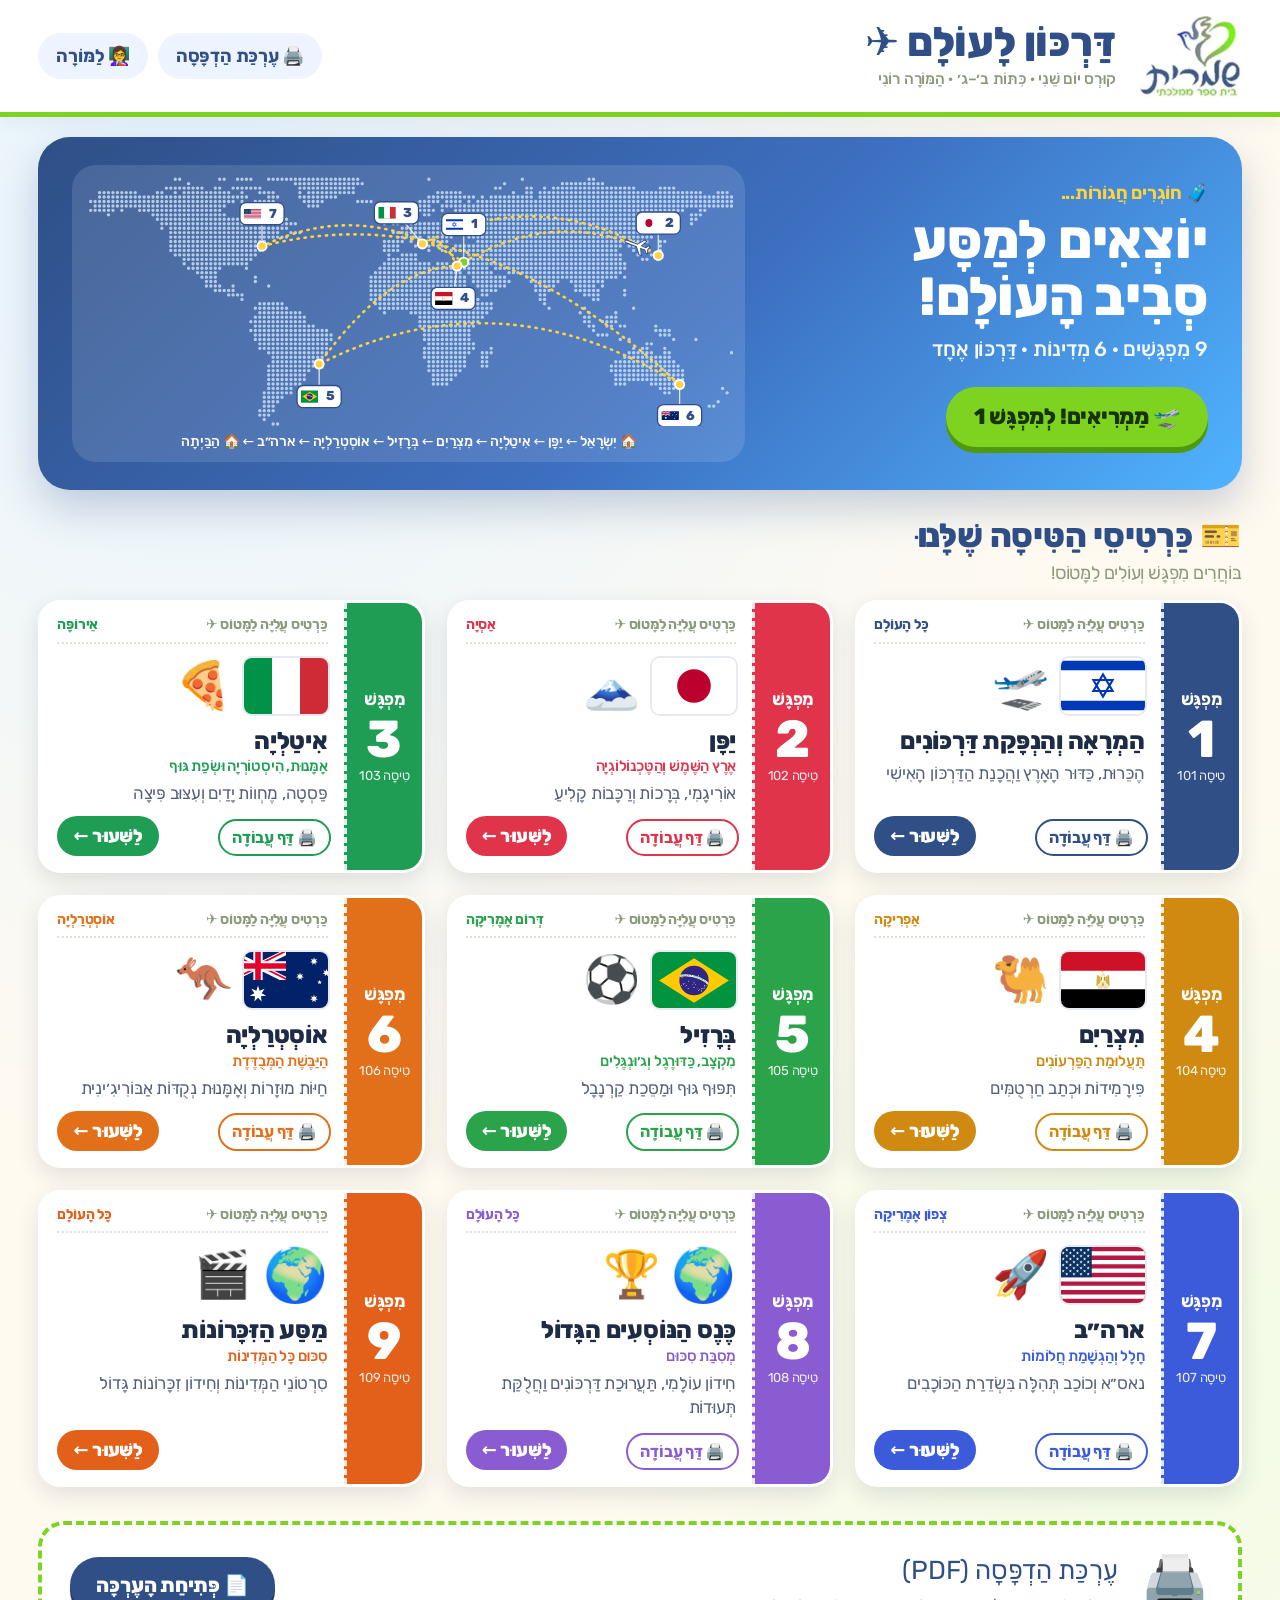
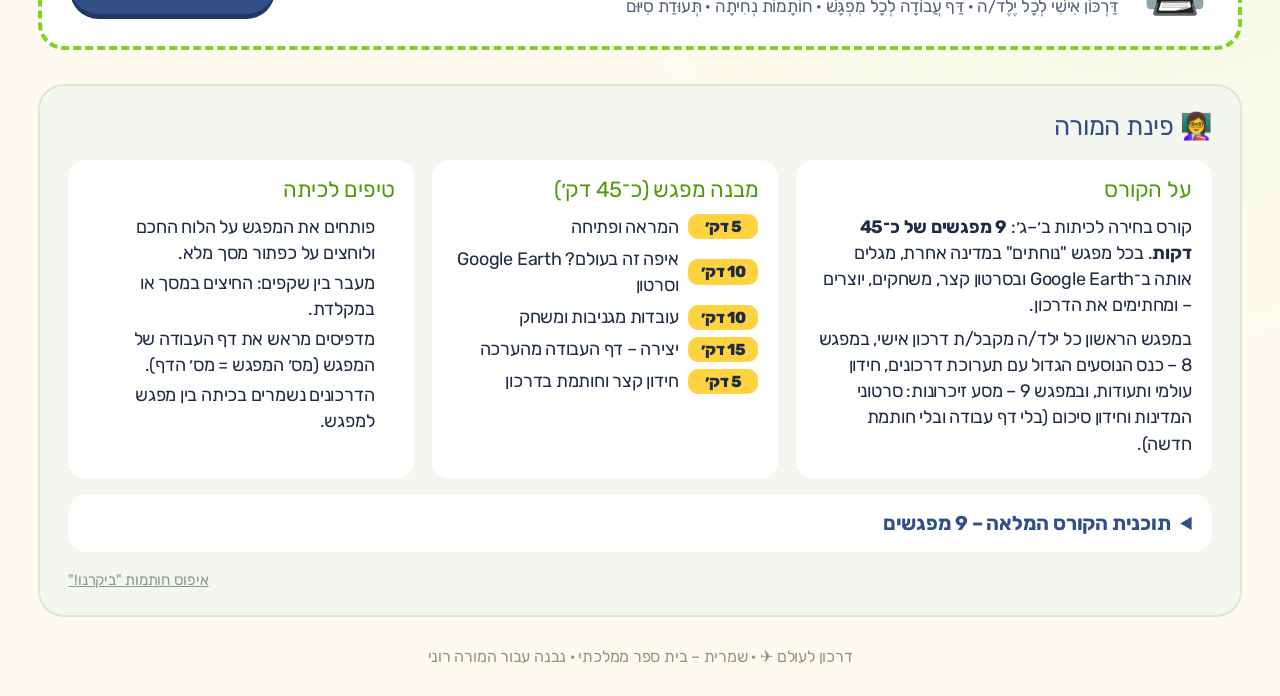
<file: index.html>
<!DOCTYPE html>
<html lang="he" dir="rtl">
<head>
<meta charset="utf-8">
<meta name="viewport" content="width=device-width, initial-scale=1">
<title>דרכון לעולם ✈️ | קורס סביב העולם</title>
<style>
/* Hosted-shell parity: the app CSS pins html/body (position fixed, overflow
   hidden), which in the hosted shell is fine but on a plain Pages document
   clips the landing page and makes it impossible to scroll to the lessons.
   Restore normal document flow. */
html, body { position: static !important; overflow: visible !important; height: auto !important; }
/* Fallback for browsers without dvh support so lesson decks keep a real
   viewport height (placed before 246-main.css; its valid dvh rule wins
   where supported). */
.sw-app:not(.sw-landing) { height: calc(100vh - 100px); }
</style>
<link rel="stylesheet" href="./246-main.css">
<script>
window.instinctFile = Object.freeze({
  initialRoute: decodeURIComponent(location.hash.slice(1) || '/'),
  route: function (path) {
    if (typeof path === 'string' && path.charAt(0) === '/' && path.charAt(1) !== '/' && path.length <= 2048) {
      location.hash = path;
      window.dispatchEvent(new CustomEvent('instinct-route', { detail: path }));
    }
  }
});
</script>
</head>
<body>
<div id="root"></div>
<script src="./1-1-main.js"></script>
</body>
</html>
</file>
<file: 246-main.css>
/* ../../opt/files/kit/design.css */
*,
:after,
:before {
  --tw-border-spacing-x:0;
  --tw-border-spacing-y:0;
  --tw-translate-x:0;
  --tw-translate-y:0;
  --tw-rotate:0;
  --tw-skew-x:0;
  --tw-skew-y:0;
  --tw-scale-x:1;
  --tw-scale-y:1;
  --tw-pan-x: ;
  --tw-pan-y: ;
  --tw-pinch-zoom: ;
  --tw-scroll-snap-strictness:proximity;
  --tw-gradient-from-position: ;
  --tw-gradient-via-position: ;
  --tw-gradient-to-position: ;
  --tw-ordinal: ;
  --tw-slashed-zero: ;
  --tw-numeric-figure: ;
  --tw-numeric-spacing: ;
  --tw-numeric-fraction: ;
  --tw-ring-inset: ;
  --tw-ring-offset-width:0px;
  --tw-ring-offset-color:#fff;
  --tw-ring-color:rgba(59,130,246,.5);
  --tw-ring-offset-shadow:0 0 #0000;
  --tw-ring-shadow:0 0 #0000;
  --tw-shadow:0 0 #0000;
  --tw-shadow-colored:0 0 #0000;
  --tw-blur: ;
  --tw-brightness: ;
  --tw-contrast: ;
  --tw-grayscale: ;
  --tw-hue-rotate: ;
  --tw-invert: ;
  --tw-saturate: ;
  --tw-sepia: ;
  --tw-drop-shadow: ;
  --tw-backdrop-blur: ;
  --tw-backdrop-brightness: ;
  --tw-backdrop-contrast: ;
  --tw-backdrop-grayscale: ;
  --tw-backdrop-hue-rotate: ;
  --tw-backdrop-invert: ;
  --tw-backdrop-opacity: ;
  --tw-backdrop-saturate: ;
  --tw-backdrop-sepia: ;
  --tw-contain-size: ;
  --tw-contain-layout: ;
  --tw-contain-paint: ;
  --tw-contain-style: ;
}
::backdrop {
  --tw-border-spacing-x:0;
  --tw-border-spacing-y:0;
  --tw-translate-x:0;
  --tw-translate-y:0;
  --tw-rotate:0;
  --tw-skew-x:0;
  --tw-skew-y:0;
  --tw-scale-x:1;
  --tw-scale-y:1;
  --tw-pan-x: ;
  --tw-pan-y: ;
  --tw-pinch-zoom: ;
  --tw-scroll-snap-strictness:proximity;
  --tw-gradient-from-position: ;
  --tw-gradient-via-position: ;
  --tw-gradient-to-position: ;
  --tw-ordinal: ;
  --tw-slashed-zero: ;
  --tw-numeric-figure: ;
  --tw-numeric-spacing: ;
  --tw-numeric-fraction: ;
  --tw-ring-inset: ;
  --tw-ring-offset-width:0px;
  --tw-ring-offset-color:#fff;
  --tw-ring-color:rgba(59,130,246,.5);
  --tw-ring-offset-shadow:0 0 #0000;
  --tw-ring-shadow:0 0 #0000;
  --tw-shadow:0 0 #0000;
  --tw-shadow-colored:0 0 #0000;
  --tw-blur: ;
  --tw-brightness: ;
  --tw-contrast: ;
  --tw-grayscale: ;
  --tw-hue-rotate: ;
  --tw-invert: ;
  --tw-saturate: ;
  --tw-sepia: ;
  --tw-drop-shadow: ;
  --tw-backdrop-blur: ;
  --tw-backdrop-brightness: ;
  --tw-backdrop-contrast: ;
  --tw-backdrop-grayscale: ;
  --tw-backdrop-hue-rotate: ;
  --tw-backdrop-invert: ;
  --tw-backdrop-opacity: ;
  --tw-backdrop-saturate: ;
  --tw-backdrop-sepia: ;
  --tw-contain-size: ;
  --tw-contain-layout: ;
  --tw-contain-paint: ;
  --tw-contain-style: ;
}
*,
:after,
:before {
  box-sizing: border-box;
  border: 0 solid #e5e7eb;
}
:after,
:before {
  --tw-content:"";
}
:host,
html {
  line-height: 1.5;
  -webkit-text-size-adjust: 100%;
  -moz-tab-size: 4;
  -o-tab-size: 4;
  tab-size: 4;
  font-family:
    GT America,
    -apple-system,
    BlinkMacSystemFont,
    sans-serif;
  font-feature-settings: normal;
  font-variation-settings: normal;
  -webkit-tap-highlight-color: transparent;
}
body {
  margin: 0;
  line-height: inherit;
}
hr {
  height: 0;
  color: inherit;
  border-top-width: 1px;
}
abbr:where([title]) {
  -webkit-text-decoration: underline dotted;
  text-decoration: underline dotted;
}
h1,
h2,
h3,
h4,
h5,
h6 {
  font-size: inherit;
  font-weight: inherit;
}
a {
  color: inherit;
  text-decoration: inherit;
}
b,
strong {
  font-weight: bolder;
}
code,
kbd,
pre,
samp {
  font-family:
    ui-monospace,
    SFMono-Regular,
    Menlo,
    Monaco,
    Consolas,
    Liberation Mono,
    Courier New,
    monospace;
  font-feature-settings: normal;
  font-variation-settings: normal;
  font-size: 1em;
}
small {
  font-size: 80%;
}
sub,
sup {
  font-size: 75%;
  line-height: 0;
  position: relative;
  vertical-align: baseline;
}
sub {
  bottom: -.25em;
}
sup {
  top: -.5em;
}
table {
  text-indent: 0;
  border-color: inherit;
  border-collapse: collapse;
}
button,
input,
optgroup,
select,
textarea {
  font-family: inherit;
  font-feature-settings: inherit;
  font-variation-settings: inherit;
  font-size: 100%;
  font-weight: inherit;
  line-height: inherit;
  letter-spacing: inherit;
  color: inherit;
  margin: 0;
  padding: 0;
}
button,
select {
  text-transform: none;
}
button,
input:where([type=button]),
input:where([type=reset]),
input:where([type=submit]) {
  -webkit-appearance: button;
  background-color: transparent;
  background-image: none;
}
:-moz-focusring {
  outline: auto;
}
:-moz-ui-invalid {
  box-shadow: none;
}
progress {
  vertical-align: baseline;
}
::-webkit-inner-spin-button,
::-webkit-outer-spin-button {
  height: auto;
}
[type=search] {
  -webkit-appearance: textfield;
  outline-offset: -2px;
}
::-webkit-search-decoration {
  -webkit-appearance: none;
}
::-webkit-file-upload-button {
  -webkit-appearance: button;
  font: inherit;
}
summary {
  display: list-item;
}
blockquote,
dd,
dl,
figure,
h1,
h2,
h3,
h4,
h5,
h6,
hr,
p,
pre {
  margin: 0;
}
fieldset {
  margin: 0;
}
fieldset,
legend {
  padding: 0;
}
menu,
ol,
ul {
  list-style: none;
  margin: 0;
  padding: 0;
}
dialog {
  padding: 0;
}
textarea {
  resize: vertical;
}
input::-moz-placeholder,
textarea::-moz-placeholder {
  opacity: 1;
  color: #9ca3af;
}
input::placeholder,
textarea::placeholder {
  opacity: 1;
  color: #9ca3af;
}
[role=button],
button {
  cursor: pointer;
}
:disabled {
  cursor: default;
}
audio,
canvas,
embed,
iframe,
img,
object,
svg,
video {
  display: block;
  vertical-align: middle;
}
img,
video {
  max-width: 100%;
  height: auto;
}
[hidden]:where(:not([hidden=until-found])) {
  display: none;
}
.font-text {
  font-variant-numeric: proportional-nums;
}
:root {
  --text-primary:#101113;
  --text-secondary:rgba(16,17,19,.6);
  --text-tertiary:rgba(16,17,19,.35);
  --text-placeholder:rgba(16,17,19,.25);
  --background:30 33.3% 98.82%;
  --background-2:#faf9f7;
  --background-3:#f6f5f3;
  --foreground:220 9% 7%;
  --card:0 0% 100%;
  --card-foreground:220 9% 7%;
  --popover:0 0% 100%;
  --popover-foreground:220 9% 7%;
  --primary:220 9% 7%;
  --primary-foreground:0 0% 100%;
  --secondary:220 14% 96%;
  --secondary-foreground:220 9% 7%;
  --muted:220 14% 96%;
  --muted-foreground:220 9% 46%;
  --accent:217 91% 60%;
  --accent-foreground:0 0% 100%;
  --destructive:0 84% 60%;
  --destructive-foreground:0 0% 100%;
  --border:220 13% 91%;
  --input:220 13% 91%;
  --ring:217 91% 60%;
  --radius:0.375rem;
  --hover:rgba(16,17,19,.05);
  --active:rgba(16,17,19,.1);
  --selected:rgba(16,17,19,.05);
  --badge:rgba(16,17,19,.05);
  --loading:rgba(16,17,19,.05);
}
* {
  border-color: hsl(var(--border));
}
body,
html {
  position: fixed;
  width: 100%;
  height: 100%;
  overflow: hidden;
  overscroll-behavior: none;
  scroll-behavior: auto;
}
#root {
  position: fixed;
  top: 0;
  left: 0;
  right: 0;
  height: var(--app-height,100%);
  overflow-x: hidden;
  overflow-y: auto;
}
body {
  background-color: hsl(var(--background));
  color: var(--text-primary);
  font-family:
    GT America,
    -apple-system,
    BlinkMacSystemFont,
    system-ui,
    sans-serif;
  -webkit-font-smoothing: antialiased;
  -moz-osx-font-smoothing: grayscale;
  font-feature-settings: "cv11", "ss01";
  letter-spacing: -.011em;
}
.container {
  width: 100%;
}
@media (min-width: 640px) {
  .container {
    max-width: 640px;
  }
}
@media (min-width: 768px) {
  .container {
    max-width: 768px;
  }
}
@media (min-width: 1024px) {
  .container {
    max-width: 1024px;
  }
}
@media (min-width: 1280px) {
  .container {
    max-width: 1280px;
  }
}
@media (min-width: 1536px) {
  .container {
    max-width: 1536px;
  }
}
.m-px {
  margin: 1px;
}
.box-border {
  box-sizing: border-box;
}
.flex {
  display: flex;
}
.inline-flex {
  display: inline-flex;
}
.h-10 {
  height: 2.5rem;
}
.h-11 {
  height: 2.75rem;
}
.h-8 {
  height: 2rem;
}
.h-9 {
  height: 2.25rem;
}
.h-\[var\(--ds-control\)\] {
  height: var(--ds-control);
}
.h-\[var\(--ds-control-compact\)\] {
  height: var(--ds-control-compact);
}
.w-8 {
  width: 2rem;
}
.w-9 {
  width: 2.25rem;
}
.w-\[calc\(100\%-2px\)\] {
  width: calc(100% - 2px);
}
.flex-none {
  flex: none;
}
.cursor-pointer {
  cursor: pointer;
}
.select-none {
  -webkit-user-select: none;
  -moz-user-select: none;
  user-select: none;
}
.items-center {
  align-items: center;
}
.justify-center {
  justify-content: center;
}
.gap-2 {
  gap: .5rem;
}
.overflow-hidden {
  overflow: hidden;
}
.whitespace-nowrap {
  white-space: nowrap;
}
.rounded {
  border-radius: .25rem;
}
.rounded-\[2px\] {
  border-radius: 2px;
}
.rounded-\[var\(--ds-radius\)\] {
  border-radius: var(--ds-radius);
}
.rounded-\[var\(--ds-radius-compact\)\] {
  border-radius: var(--ds-radius-compact);
}
.rounded-full {
  border-radius: 9999px;
}
.rounded-lg {
  border-radius: var(--radius);
}
.border {
  border-width: 1px;
}
.border-0 {
  border-width: 0;
}
.border-border {
  border-color: hsl(var(--border));
}
.border-destructive\/40 {
  border-color: hsl(var(--destructive)/.4);
}
.border-ds-foreground1 {
  border-color: var(--ds-foreground-1);
}
.border-transparent {
  border-color: transparent;
}
.bg-card {
  background-color: hsl(var(--card));
}
.bg-destructive\/10 {
  background-color: hsl(var(--destructive)/.1);
}
.bg-ds-background1 {
  background-color: var(--ds-background-1);
}
.bg-ds-dangerWash {
  background-color: var(--ds-danger-wash);
}
.bg-ds-foreground1 {
  background-color: var(--ds-foreground-1);
}
.bg-ds-successWash {
  background-color: var(--ds-success-wash);
}
.bg-foreground {
  background-color: hsl(var(--foreground));
}
.bg-red-600 {
  --tw-bg-opacity:1;
  background-color: rgb(220 38 38/var(--tw-bg-opacity,1));
}
.bg-secondary {
  background-color: hsl(var(--secondary));
}
.bg-transparent {
  background-color: transparent;
}
.p-0 {
  padding: 0;
}
.p-2 {
  padding: .5rem;
}
.px-2\.5 {
  padding-left: .625rem;
  padding-right: .625rem;
}
.px-3 {
  padding-left: .75rem;
  padding-right: .75rem;
}
.px-3\.5 {
  padding-left: .875rem;
  padding-right: .875rem;
}
.px-4 {
  padding-left: 1rem;
  padding-right: 1rem;
}
.px-6 {
  padding-left: 1.5rem;
  padding-right: 1.5rem;
}
.py-2 {
  padding-top: .5rem;
  padding-bottom: .5rem;
}
.font-text {
  font-family:
    KMR Melange Grotesk,
    -apple-system,
    Helvetica Neue,
    Arial,
    sans-serif;
}
.text-sizeBody {
  font-size: .875rem;
}
.text-sizeSm {
  font-size: .75rem;
}
.text-sm {
  font-size: .8125rem;
  line-height: 1.5;
}
.text-xs {
  font-size: .75rem;
  line-height: 1.5;
}
.font-\[350\] {
  font-weight: 350;
}
.font-medium {
  font-weight: 500;
}
.font-normal {
  font-weight: 400;
}
.font-semibold {
  font-weight: 600;
}
.leading-none {
  line-height: 1;
}
.text-background {
  color: hsl(var(--background));
}
.text-card-foreground {
  color: hsl(var(--card-foreground));
}
.text-destructive {
  color: hsl(var(--destructive));
}
.text-ds-danger {
  color: var(--ds-danger);
}
.text-ds-foreground1 {
  color: var(--ds-foreground-1);
}
.text-ds-ink {
  color: var(--ds-ink);
}
.text-ds-onPrimary {
  color: var(--ds-on-primary);
}
.text-ds-success {
  color: var(--ds-success);
}
.text-textPrimary {
  color: var(--text-primary);
}
.text-textSecondary {
  color: var(--text-secondary);
}
.text-white {
  --tw-text-opacity:1;
  color: rgb(255 255 255/var(--tw-text-opacity,1));
}
.underline {
  text-decoration-line: underline;
}
.underline-offset-4 {
  text-underline-offset: 4px;
}
.shadow-\[0_0_0_1px_var\(--ds-hairline\)\] {
  --tw-shadow:0 0 0 1px var(--ds-hairline);
  --tw-shadow-colored:0 0 0 1px var(--tw-shadow-color);
}
.shadow-\[0_0_0_1px_var\(--ds-hairline\)\],
.shadow-sm {
  box-shadow:
    var(--tw-ring-offset-shadow,0 0 #0000),
    var(--tw-ring-shadow,0 0 #0000),
    var(--tw-shadow);
}
.shadow-sm {
  --tw-shadow:0 1px 2px 0 rgba(0,0,0,.05);
  --tw-shadow-colored:0 1px 2px 0 var(--tw-shadow-color);
}
.outline {
  outline-style: solid;
}
.ring {
  --tw-ring-offset-shadow:var(--tw-ring-inset) 0 0 0 var(--tw-ring-offset-width) var(--tw-ring-offset-color);
  --tw-ring-shadow:var(--tw-ring-inset) 0 0 0 calc(3px + var(--tw-ring-offset-width)) var(--tw-ring-color);
  box-shadow:
    var(--tw-ring-offset-shadow),
    var(--tw-ring-shadow),
    var(--tw-shadow,0 0 #0000);
}
.transition-\[background-color\,border-color\,color\,transform\] {
  transition-property:
    background-color,
    border-color,
    color,
    transform;
  transition-timing-function: cubic-bezier(.4, 0, .2, 1);
  transition-duration: .15s;
}
.transition-\[background-color\,color\,transform\] {
  transition-property:
    background-color,
    color,
    transform;
  transition-timing-function: cubic-bezier(.4, 0, .2, 1);
  transition-duration: .15s;
}
.transition-all {
  transition-property: all;
  transition-timing-function: cubic-bezier(.4, 0, .2, 1);
  transition-duration: .15s;
}
@keyframes enter {
  0% {
    opacity: var(--tw-enter-opacity,1);
    transform: translate3d(var(--tw-enter-translate-x,0), var(--tw-enter-translate-y,0), 0) scale3d(var(--tw-enter-scale,1), var(--tw-enter-scale,1), var(--tw-enter-scale,1)) rotate(var(--tw-enter-rotate,0));
  }
}
@keyframes exit {
  to {
    opacity: var(--tw-exit-opacity,1);
    transform: translate3d(var(--tw-exit-translate-x,0), var(--tw-exit-translate-y,0), 0) scale3d(var(--tw-exit-scale,1), var(--tw-exit-scale,1), var(--tw-exit-scale,1)) rotate(var(--tw-exit-rotate,0));
  }
}
.running {
  animation-play-state: running;
}
.\[text-decoration-skip-ink\:none\] {
  -webkit-text-decoration-skip-ink: none;
  text-decoration-skip-ink: none;
}
.\[text-decoration-thickness\:from-font\] {
  text-decoration-thickness: from-font;
}
.\[text-underline-position\:from-font\] {
  text-underline-position: from-font;
}
.\[transition-duration\:120ms\] {
  transition-duration: .12s;
}
.draggable-region {
  display: none;
}
@font-face {
  font-family: GT America;
  src: url("./59-2L3TNOC4.woff2") format("woff2");
  font-weight: 400;
  font-style: normal;
  font-display: swap;
}
@font-face {
  font-family: GT America;
  src: url("./115-GWBPHQBQ.woff2") format("woff2");
  font-weight: 500;
  font-style: normal;
  font-display: swap;
}
@font-face {
  font-family: GT America;
  src: url("./73-6HBTCF3E.woff2") format("woff2");
  font-weight: 700;
  font-style: normal;
  font-display: swap;
}
@font-face {
  font-family: Season Mix;
  src: url("./79-7UAGB34N.woff2") format("woff2");
  font-weight: 400;
  font-style: normal;
  font-display: swap;
  font-feature-settings: "ss03", "ss06";
}
@font-face {
  font-family: Season Mix;
  src: url("./242-ZITNQAWX.woff2") format("woff2");
  font-weight: 500;
  font-style: normal;
  font-display: swap;
  font-feature-settings: "ss03", "ss06";
}
@font-face {
  font-family: Aime;
  src: url("./208-RK4X2PXO.woff2") format("woff2");
  font-weight: 300;
  font-style: normal;
  font-display: swap;
}
@font-face {
  font-family: Aime;
  src: url("./105-E34RMFMI.woff2") format("woff2");
  font-weight: 700;
  font-style: normal;
  font-display: swap;
}
@font-face {
  font-family: Aime;
  src: url("./97-DCUCO6EG.woff2") format("woff2");
  font-weight: 800;
  font-style: normal;
  font-display: swap;
}
@font-face {
  font-family: KMR Melange Grotesk;
  src: url("./230-WM77GZQE.ttf") format("truetype");
  font-weight: 350;
  font-style: normal;
  font-display: swap;
  font-feature-settings: "pnum";
}
@font-face {
  font-family: KMR Melange Grotesk;
  src: url("./106-EDUFJISK.woff2") format("woff2");
  font-weight: 400;
  font-style: normal;
  font-display: swap;
  font-feature-settings: "pnum";
}
@font-face {
  font-family: KMR Melange Grotesk;
  src: url("./107-ESVYJHOG.woff2") format("woff2");
  font-weight: 500;
  font-style: normal;
  font-display: swap;
  font-feature-settings: "pnum";
}
@font-face {
  font-family: KMR Melange Grotesk;
  src: url("./202-PQNVRRKH.otf") format("opentype");
  font-weight: 600;
  font-style: normal;
  font-display: swap;
  font-feature-settings: "pnum";
}
:root {
  --ds-terracotta:#c95f5b;
  --ds-orange:#e36d42;
  --ds-ochre:#d8b76a;
  --ds-olive:#a8af6d;
  --ds-seafoam:#7f9c7d;
  --ds-mint:#c0e1dc;
  --ds-blue:#5c76ad;
  --ds-indigo:#706f9c;
  --ds-purple:#987fa0;
  --ds-salmon:#d99091;
  --ds-pink:#fac7c2;
  --ds-background-1:#fff;
  --ds-background-2:#fdfcfb;
  --ds-background-3:#dacbc0;
  --ds-foreground-1:#4d3533;
  --ds-foreground-2:rgba(77,53,51,.7);
  --ds-foreground-3:rgba(77,53,51,.5);
  --ds-foreground-4:rgba(77,53,51,.2);
  --ds-foreground-5:rgba(77,53,51,.05);
  --ds-border:var(--ds-foreground-4);
  --ds-hairline:rgba(77,53,51,.1);
  --ds-muted:#f6f2ef;
  --ds-primary:var(--ds-foreground-1);
  --ds-on-primary:#fdfcfb;
  --ds-success:#73a89a;
  --ds-success-wash:rgba(115,168,154,.1);
  --ds-danger:#ed313e;
  --ds-danger-wash:rgba(237,49,62,.1);
  --ds-radius:12px;
  --ds-radius-compact:8px;
  --ds-control:44px;
  --ds-control-compact:32px;
  --ds-fg1:var(--ds-foreground-1);
  --ds-fg2:var(--ds-foreground-2);
  --ds-fg3:var(--ds-foreground-3);
  --ds-fg4:var(--ds-foreground-4);
  --ds-fg5:var(--ds-foreground-5);
  --ds-bg1:var(--ds-background-1);
  --ds-bg2:var(--ds-background-2);
  --ds-bg3:var(--ds-background-3);
  --ds-white:var(--ds-background-1);
  --ds-page:var(--ds-background-2);
  --ds-raised:var(--ds-muted);
  --ds-ink:var(--ds-foreground-1);
  --ds-ink-2:var(--ds-foreground-2);
  --ds-ink-3:var(--ds-foreground-3);
  --ds-ink-4:var(--ds-foreground-4);
  --ds-teal:var(--ds-success);
  --ds-red:var(--ds-danger);
  --ds-red-border:var(--ds-danger);
  --ds-hover:var(--ds-foreground-5);
  --ds-hover-strong:color-mix(in srgb,#4d3533 10%,transparent);
  --ds-hover-red:color-mix(in srgb,#ed313e 5%,transparent);
  --ds-scrim:rgba(77,53,51,.4);
  --ds-shadow-control:0 1px 2px color-mix(in srgb,#251f21 5%,transparent);
  --ds-ring:0 0 0 1px rgba(77,53,51,.05);
  --ds-elevation-0:0 1px 2px rgba(77,53,51,.05);
  --ds-elevation-1:0 2px 5px rgba(77,53,51,.075),0 9px 10px rgba(77,53,51,.064),0 21px 13px rgba(77,53,51,.038),0 38px 16px rgba(77,53,51,.011),0 59px 16px rgba(77,53,51,0);
  --ds-elevation-2:var(--ds-ring),0 6px 12px rgba(77,53,51,.1),0 22px 23px rgba(77,53,51,.085),0 50px 31px rgba(77,53,51,.05),0 88px 37px rgba(77,53,51,.015),0 138px 38px rgba(77,53,51,0);
  --ds-elevation-3:0 11px 24px rgba(77,53,51,.13),0 44px 45px rgba(77,53,51,.111),0 99px 62px rgba(77,53,51,.065),0 176px 73px rgba(77,53,51,.019),0 275px 77px rgba(77,53,51,0);
  --ds-lift:var(--ds-elevation-0);
  --ds-shadow-modal:var(--ds-elevation-3);
  --ds-font-display:"Aime",Georgia,serif;
  --ds-font-text:"KMR Melange Grotesk",-apple-system,"Helvetica Neue",Arial,sans-serif;
}
.font-serif {
  font-feature-settings: "ss03", "ss06";
}
@keyframes fade-in-up {
  0% {
    opacity: 0;
    transform: translateY(10px);
  }
  to {
    opacity: 1;
    transform: translateY(0);
  }
}
@keyframes fade-in-scale {
  0% {
    opacity: 0;
    transform: scale(.95);
  }
  to {
    opacity: 1;
    transform: scale(1);
  }
}
@keyframes page-enter {
  0% {
    opacity: 0;
    transform: translateY(8px);
  }
  to {
    opacity: 1;
    transform: translateY(0);
  }
}
.ds-tooltip[data-flash],
.ds-tooltip[data-state=delayed-open] {
  transform-origin: var(--radix-tooltip-content-transform-origin);
  animation: ds-tooltip-pop .5s linear(0, .092, .296, .528, .736, .897, 1.004, 1.063, 1.085, 1.084, 1.068, 1.049, 1.029, 1.014, 1.003, .996, .993, .993, .993, .995, .997, .998, .999, 1), ds-tooltip-fade .12s linear;
}
@keyframes ds-tooltip-pop {
  0% {
    scale: .6;
  }
}
@keyframes ds-tooltip-fade {
  0% {
    opacity: 0;
  }
}
@keyframes otp-caret-blink {
  0%, 49% {
    opacity: 1;
  }
  50%, to {
    opacity: 0;
  }
}
.scrollbar-hide {
  -ms-overflow-style: none;
  scrollbar-width: none;
}
.scrollbar-hide::-webkit-scrollbar {
  display: none;
}
.scrollbar-subtle {
  scrollbar-width: thin;
  scrollbar-color: hsl(var(--border)) transparent;
  scrollbar-gutter: stable;
}
.scrollbar-subtle::-webkit-scrollbar {
  width: 8px;
  height: 8px;
}
.scrollbar-subtle::-webkit-scrollbar-track {
  background: transparent;
}
.scrollbar-subtle::-webkit-scrollbar-thumb {
  background: hsl(var(--border));
  border-radius: 9999px;
  border: 2px solid transparent;
  background-clip: padding-box;
}
.dark .bg-white {
  background-color: hsl(var(--card));
}
.dark .bg-white\/20 {
  background-color: hsl(var(--card)/.2);
}
.dark .bg-gray-100,
.dark .bg-gray-50 {
  background-color: hsl(var(--muted));
}
.dark .bg-gray-200 {
  background-color: hsl(var(--muted)/.85);
}
.dark .bg-gray-800,
.dark .bg-gray-900 {
  background-color: hsl(var(--background));
}
.dark .text-black {
  color: hsl(var(--foreground));
}
.dark .text-black\/80 {
  color: hsl(var(--foreground)/.8);
}
.dark .text-black\/70 {
  color: hsl(var(--foreground)/.7);
}
.dark .text-black\/40,
.dark .text-black\/50,
.dark .text-black\/60 {
  color: hsl(var(--muted-foreground));
}
.dark .text-black\/15,
.dark .text-black\/20,
.dark .text-black\/25,
.dark .text-black\/30 {
  color: hsl(var(--muted-foreground)/.85);
}
.dark .border-black,
.dark .border-black\/10,
.dark .border-black\/15,
.dark .border-black\/20,
.dark .border-black\/25,
.dark .border-black\/30,
.dark .border-black\/40,
.dark .border-black\/5,
.dark .border-black\/50,
.dark .border-gray-100,
.dark .border-gray-200,
.dark .border-gray-300 {
  border-color: hsl(var(--border));
}
.dark .bg-black {
  background-color: hsl(var(--foreground));
}
.dark .bg-black\/5 {
  background-color: hsl(var(--foreground)/.08);
}
.dark .bg-black\/10 {
  background-color: hsl(var(--foreground)/.12);
}
.dark .bg-black\/20 {
  background-color: hsl(var(--foreground)/.18);
}
.dark .bg-black\/25 {
  background-color: hsl(var(--foreground)/.22);
}
.dark .hover\:bg-gray-100:hover,
.dark .hover\:bg-gray-50:hover {
  background-color: hsl(var(--muted));
}
.dark .hover\:bg-gray-200:hover {
  background-color: hsl(var(--muted)/.85);
}
.dark .hover\:bg-white:hover {
  background-color: hsl(var(--card));
}
.dark .hover\:border-black\/20:hover,
.dark .hover\:border-gray-300:hover {
  border-color: hsl(var(--border));
}
.dark .hover\:text-black:hover {
  color: hsl(var(--foreground));
}
@font-face {
  font-family: Aime;
  src: url("./132-KZYIEKM3.woff2") format("woff2");
  font-weight: 400;
  font-style: normal;
  font-display: swap;
}
.ds-top-fade:before {
  content: "";
  position: absolute;
  inset: -32px calc(50% - 50vw - 32px) auto;
  z-index: -1;
  height: calc(100% + 56px);
  pointer-events: none;
  background:
    linear-gradient(
      to bottom,
      var(--ds-background-2) calc(100% - 24px),
      color-mix(in srgb, var(--ds-background-2) 60%, transparent) calc(100% - 12px),
      transparent 100%);
}
html.ds-sheet-frame,
html.ds-sheet-frame body {
  position: fixed;
  width: 100%;
  overflow: hidden;
  overscroll-behavior: none;
}
.hover\:bg-destructive\/20:hover {
  background-color: hsl(var(--destructive)/.2);
}
.hover\:bg-destructive\/5:hover {
  background-color: hsl(var(--destructive)/.05);
}
.hover\:bg-ds-hover:hover {
  background-color: var(--ds-hover);
}
.hover\:bg-foreground\/90:hover {
  background-color: hsl(var(--foreground)/.9);
}
.hover\:bg-muted:hover {
  background-color: hsl(var(--muted));
}
.hover\:bg-red-700:hover {
  --tw-bg-opacity:1;
  background-color: rgb(185 28 28/var(--tw-bg-opacity,1));
}
.hover\:bg-secondary\/80:hover {
  background-color: hsl(var(--secondary)/.8);
}
.hover\:text-textPrimary:hover {
  color: var(--text-primary);
}
.hover\:underline:hover {
  text-decoration-line: underline;
}
.hover\:opacity-70:hover {
  opacity: .7;
}
.focus-visible\:outline-none:focus-visible {
  outline: 2px solid transparent;
  outline-offset: 2px;
}
.focus-visible\:ring-2:focus-visible {
  --tw-ring-offset-shadow:var(--tw-ring-inset) 0 0 0 var(--tw-ring-offset-width) var(--tw-ring-offset-color);
  --tw-ring-shadow:var(--tw-ring-inset) 0 0 0 calc(2px + var(--tw-ring-offset-width)) var(--tw-ring-color);
  box-shadow:
    var(--tw-ring-offset-shadow),
    var(--tw-ring-shadow),
    var(--tw-shadow,0 0 #0000);
}
.focus-visible\:ring-ds-foreground4:focus-visible {
  --tw-ring-color:var(--ds-foreground-4);
}
.focus-visible\:ring-ds-ink4:focus-visible {
  --tw-ring-color:var(--ds-ink-4);
}
.focus-visible\:ring-ring\/40:focus-visible {
  --tw-ring-color:hsl(var(--ring)/0.4);
}
.focus-visible\:ring-offset-2:focus-visible {
  --tw-ring-offset-width:2px;
}
.active\:bg-ds-hoverStrong:active {
  background-color: var(--ds-hover-strong);
}
.disabled\:pointer-events-none:disabled {
  pointer-events: none;
}
.disabled\:cursor-default:disabled {
  cursor: default;
}
.disabled\:border-transparent:disabled {
  border-color: transparent;
}
.disabled\:bg-ds-background2:disabled {
  background-color: var(--ds-background-2);
}
.disabled\:bg-ds-muted:disabled {
  background-color: var(--ds-muted);
}
.disabled\:bg-transparent:disabled {
  background-color: transparent;
}
.disabled\:font-medium:disabled {
  font-weight: 500;
}
.disabled\:text-ds-foreground4:disabled {
  color: var(--ds-foreground-4);
}
.disabled\:text-ds-ink4:disabled {
  color: var(--ds-ink-4);
}
.disabled\:opacity-50:disabled {
  opacity: .5;
}
.disabled\:shadow-\[0_0_0_1px_var\(--ds-hairline\)\]:disabled {
  --tw-shadow:0 0 0 1px var(--ds-hairline);
  --tw-shadow-colored:0 0 0 1px var(--tw-shadow-color);
  box-shadow:
    var(--tw-ring-offset-shadow,0 0 #0000),
    var(--tw-ring-shadow,0 0 #0000),
    var(--tw-shadow);
}
.disabled\:shadow-none:disabled {
  --tw-shadow:0 0 #0000;
  --tw-shadow-colored:0 0 #0000;
  box-shadow:
    var(--tw-ring-offset-shadow,0 0 #0000),
    var(--tw-ring-shadow,0 0 #0000),
    var(--tw-shadow);
}
.\[\&_svg\]\:pointer-events-none svg {
  pointer-events: none;
}
.\[\&_svg\]\:size-4 svg {
  width: 1rem;
  height: 1rem;
}
.\[\&_svg\]\:h-4 svg {
  height: 1rem;
}
.\[\&_svg\]\:w-4 svg {
  width: 1rem;
}
.\[\&_svg\]\:shrink-0 svg {
  flex-shrink: 0;
}
:is(p, span, li, label) > .\[\:is\(p\,span\,li\,label\)\>\&\]\:text-inherit {
  color: inherit;
}
:is(p, span, li, label) > .\[\:is\(p\,span\,li\,label\)\>\&\]\:\[font\:inherit\] {
  font: inherit;
}
@media (prefers-reduced-motion: no-preference) {
  [data-app-motion] .\[\[data-app-motion\]_\&\]\:motion-safe\:enabled\:active\:scale-\[0\.94\]:active:enabled {
    --tw-scale-x:0.94;
    --tw-scale-y:0.94;
    transform: translate(var(--tw-translate-x), var(--tw-translate-y)) rotate(var(--tw-rotate)) skewX(var(--tw-skew-x)) skewY(var(--tw-skew-y)) scaleX(var(--tw-scale-x)) scaleY(var(--tw-scale-y));
  }
  [data-app-motion] .\[\[data-app-motion\]_\&\]\:motion-safe\:enabled\:active\:scale-\[0\.98\]:active:enabled {
    --tw-scale-x:0.98;
    --tw-scale-y:0.98;
    transform: translate(var(--tw-translate-x), var(--tw-translate-y)) rotate(var(--tw-rotate)) skewX(var(--tw-skew-x)) skewY(var(--tw-skew-y)) scaleX(var(--tw-scale-x)) scaleY(var(--tw-scale-y));
  }
}

/* ../../opt/files/kit/library.css */
:root {
  --file-font-scripts:
    "Noto Sans Hebrew",
    "Noto Sans Arabic",
    "Noto Naskh Arabic",
    "Noto Sans Devanagari",
    "Noto Sans Tamil",
    "Noto Color Emoji";
  --file-font-text: var(--ds-font-text), var(--file-font-scripts);
  --file-font-display: var(--ds-font-display), var(--file-font-scripts);
  --file-shadow: 0 1px 2px rgb(37 31 33 / 6%), 0 6px 18px rgb(37 31 33 / 5%);
  --file-pad-x: 24px;
  --file-col: 200px;
  --file-product-col: 300px;
  --file-text: 14px;
  --file-small: 12px;
  --file-button-roll: 320ms;
  --file-low-stock: #d59b53;
  --file-photo-max-height: 600px;
  --file-strip-height: min(320px, 48vw);
  --file-tracking: 1;
  --file-label-col: min(var(--file-col), 38%);
}
.file-ground {
  box-sizing: border-box;
  min-height: 100%;
  padding: 24px 16px;
  background: var(--ds-raised);
  color: var(--ds-ink);
  font-family: var(--file-font-text);
  font-size: var(--file-text);
  font-weight: 350;
  line-height: 24px;
  letter-spacing: calc(-0.01em * var(--file-tracking));
  -webkit-font-smoothing: antialiased;
}
.file-card {
  box-sizing: border-box;
  width: 100%;
  max-width: 1040px;
  margin: 0 auto;
  padding: 24px var(--file-pad-x);
  background: var(--ds-page);
  color: var(--ds-ink);
  display: flex;
  flex-direction: column;
  gap: 48px;
  font-family: var(--file-font-text);
  font-size: var(--file-text);
  font-weight: 350;
  line-height: 24px;
  letter-spacing: calc(-0.01em * var(--file-tracking));
  overflow-wrap: break-word;
}
.file-card[data-width=phone] {
  max-width: 390px;
}
.file-ground .file-card {
  border-radius: 24px;
  box-shadow: var(--file-shadow);
}
.file-card > * {
  min-width: 0;
}
:where(.file-card) a {
  color: var(--ds-ink);
}
.file-card :focus-visible {
  outline: 2px solid var(--ds-ink);
  outline-offset: 2px;
}
.file-strong {
  font-weight: 600;
}
.file-secondary {
  color: var(--ds-ink-2);
}
.file-known {
  color: var(--ds-teal);
  font-weight: 600;
}
.file-unavailable {
  color: var(--ds-ink-4);
  text-decoration: line-through;
}
.file-visually-hidden {
  position: absolute;
  width: 1px;
  height: 1px;
  margin: -1px;
  padding: 0;
  overflow: hidden;
  clip: rect(0 0 0 0);
  white-space: nowrap;
  border: 0;
}
[data-live-enter] {
  animation: file-live-enter 360ms cubic-bezier(0.2, 0.7, 0.2, 1) var(--file-live-enter-delay, 0ms) both;
}
@keyframes file-live-enter {
  from {
    opacity: 0;
    transform: translateY(10px);
  }
}
@media (prefers-reduced-motion: reduce) {
  [data-live-enter] {
    animation: none;
  }
}
[data-live-marks] {
  position: absolute;
  top: 0;
  left: 0;
  width: 0;
  height: 0;
  pointer-events: none;
}
[data-live-drawn] {
  position: absolute;
  overflow: visible;
  pointer-events: none;
  mix-blend-mode: multiply;
  opacity: 0;
}
[data-live-drawn][data-phase=shown] {
  opacity: 1;
}
[data-live-drawn][data-phase=leaving] {
  transition: opacity var(--file-live-mark-fade) ease;
}
[data-live-drawn=stroke] {
  fill: var(--ds-background-3);
  clip-path: inset(0 100% 0 0);
}
[data-live-drawn=stroke][data-rtl] {
  clip-path: inset(0 0 0 100%);
}
[data-live-drawn=stroke][data-phase] {
  clip-path: inset(0 0% 0 0%);
}
[data-live-drawn=stroke][data-phase=shown] {
  transition: clip-path var(--file-live-mark-ms) cubic-bezier(0.33, 1, 0.68, 1) var(--file-live-mark-wait);
}
[data-live-drawn=loop] path {
  fill: none;
  stroke: var(--ds-background-3);
  stroke-width: 6px;
  stroke-linecap: round;
  stroke-linejoin: round;
  stroke-dasharray: 1 2;
  stroke-dashoffset: 1;
}
[data-live-drawn=loop][data-phase] path {
  stroke-dashoffset: 0;
}
[data-live-drawn=loop][data-phase=shown] path {
  transition: stroke-dashoffset var(--file-live-mark-ms) cubic-bezier(0.4, 0, 0.2, 1);
}
@media (prefers-reduced-motion: reduce) {
  [data-live-drawn][data-phase],
  [data-live-drawn][data-phase] path {
    transition: none;
  }
}
.file-header {
  display: flex;
  flex-direction: column;
  gap: 24px;
}
.file-title {
  margin: 0;
  font-family: var(--file-font-display);
  font-weight: 400;
  font-size: 28px;
  line-height: 1.1;
  letter-spacing: calc(-0.025em * var(--file-tracking));
  text-wrap: balance;
}
.file-fact {
  margin: 0;
  color: var(--ds-ink-2);
  font-weight: 400;
}
.file-fact.is-known {
  color: var(--ds-teal);
  font-weight: 600;
}
.file-intro {
  margin: 12px 0 0;
  line-height: 24px;
  text-wrap: pretty;
}
.file-group {
  display: flex;
  flex-direction: column;
  gap: 24px;
}
.file-group-label {
  margin: 0;
  font: inherit;
  color: var(--ds-ink-2);
}
.file-group-head {
  display: flex;
  flex-direction: column;
  gap: 4px;
  margin: 0;
}
.file-group-heading {
  margin: 0;
  font-family: var(--file-font-display);
  font-weight: 400;
  font-size: 21px;
  line-height: 1.1;
  letter-spacing: calc(-0.025em * var(--file-tracking));
}
.file-rows {
  display: flex;
  flex-direction: column;
  margin: 0;
  padding: 0;
  list-style: none;
}
.file-rows.is-numbered {
  counter-reset: file-row;
}
.file-rows.is-numbered .file-row {
  counter-increment: file-row;
}
.file-row-slot.is-counted::before {
  content: counter(file-row);
}
.file-row {
  display: flex;
  align-items: flex-start;
  gap: 16px;
  padding: 12px 0;
  border-bottom: 1px solid var(--ds-hairline);
}
.file-row:last-child {
  border-bottom: 0;
}
.file-row-slot {
  position: relative;
  flex: none;
  width: 40px;
  height: 40px;
  border-radius: 3px;
  background: var(--ds-raised);
  overflow: hidden;
}
.file-row-slot img {
  display: block;
  width: 100%;
  height: 100%;
  object-fit: cover;
}
[data-live-id] :is(.file-row-slot, .file-photo-card-photo) img {
  animation: file-image-arrive 240ms ease both;
}
@keyframes file-image-arrive {
  from {
    opacity: 0;
  }
}
@property --file-placeholder-draw { syntax: "<number>"; inherits: true; initial-value: 1; }
.file-placeholder {
  position: absolute;
  inset: 0;
  display: grid;
  place-items: center;
  color: var(--ds-ink-3);
}
.file-placeholder:empty {
  background:
    linear-gradient(
      100deg,
      transparent 40%,
      color-mix(in srgb, var(--ds-white) 75%, transparent) 50%,
      transparent 60%) 100% 0 / 250% 100% no-repeat;
  animation: file-placeholder-sheen 1.6s ease-in-out 12;
}
@keyframes file-placeholder-sheen {
  to {
    background-position: 0 0;
  }
}
.file-placeholder-icon {
  width: 40px;
  height: 40px;
  opacity: 0.7;
  animation: file-placeholder-draw 2.6s linear 7.55 both;
}
.file-row-slot .file-placeholder-icon {
  width: 20px;
  height: 20px;
}
.file-placeholder-icon > * {
  --file-drawn: clamp(0, (var(--file-placeholder-draw) * var(--file-strokes) - var(--file-stroke)) / 0.88, 1);
  --file-erased: clamp(0, ((var(--file-placeholder-draw) - 1) * var(--file-strokes) - var(--file-stroke)) / 0.88, 1);
  stroke-dasharray: 1.2 2.6;
  stroke-dashoffset: calc(1.224 - 1.224 * var(--file-drawn) * var(--file-drawn) * (3 - 2 * var(--file-drawn)) - 1.2 * var(--file-erased) * var(--file-erased) * (3 - 2 * var(--file-erased)));
}
@keyframes file-placeholder-draw {
  0% {
    --file-placeholder-draw: 0;
  }
  46%, 65% {
    --file-placeholder-draw: 1;
  }
  92%, 100% {
    --file-placeholder-draw: 2;
  }
}
:is(.file-row-slot, .file-photo-card-photo):has(> img:not([data-instinct-loading])) > .file-placeholder {
  display: none;
}
:is(.file-row-slot, .file-photo-card-photo) > img {
  position: relative;
}
:is(.file-row-slot, .file-photo-card-photo) > img[data-instinct-loading] {
  opacity: 0;
  background: none;
  animation: none;
}
@media (prefers-reduced-motion: reduce) {
  [data-live-id] :is(.file-row-slot, .file-photo-card-photo) img,
  .file-placeholder,
  .file-placeholder-icon {
    animation: none;
  }
}
.file-row-slot.is-number {
  width: 24px;
  height: auto;
  background: none;
  color: var(--ds-ink-2);
}
.file-photo-cards {
  display: grid;
  grid-template-columns: repeat(auto-fill, minmax(min(100%, max(150px, 22%)), 1fr));
  gap: 20px 12px;
  min-width: 0;
}
.file-photo-card {
  display: flex;
  flex-direction: column;
  gap: 8px;
  min-width: 0;
}
.file-photo-card-photo {
  position: relative;
  display: block;
  aspect-ratio: 4 / 3;
  border-radius: 8px;
  background: var(--ds-raised);
  overflow: hidden;
}
.file-photo-card-photo img {
  display: block;
  width: 100%;
  height: 100%;
  object-fit: cover;
}
.file-photo-card-text {
  display: flex;
  flex-direction: column;
  min-width: 0;
}
.file-photo-card-open {
  display: flex;
  flex-direction: column;
  gap: 8px;
  min-width: 0;
  margin: 0;
  padding: 0;
  border: 0;
  background: none;
  color: inherit;
  font: inherit;
  text-align: start;
  cursor: pointer;
}
.file-photo-card-open:focus-visible {
  outline: 2px solid var(--ds-ink);
  outline-offset: 4px;
  border-radius: 8px;
}
.file-drawer {
  box-sizing: border-box;
  inset: 0;
  width: 100%;
  max-width: none;
  height: 100dvh;
  max-height: none;
  margin: 0;
  border-radius: 0;
  padding: 0 24px 24px;
  border: 0;
  background: var(--ds-white);
  color: var(--ds-ink);
  overflow: auto;
  overscroll-behavior: contain;
  font-family: var(--file-font-text);
}
.file-drawer:focus {
  outline: none;
}
.file-drawer::backdrop {
  background: var(--ds-white);
}
.file-drawer :focus-visible {
  outline: 2px solid var(--ds-ink);
  outline-offset: 2px;
}
.file-drawer-header {
  position: sticky;
  top: 0;
  z-index: 1;
  display: flex;
  align-items: center;
  justify-content: flex-end;
  margin-inline: -24px;
  padding: 12px;
  background: var(--ds-white);
}
.file-drawer-photo {
  display: block;
  width: 100%;
  aspect-ratio: 16 / 9;
  object-fit: cover;
  border-radius: 8px;
  background: var(--ds-raised);
}
.file-drawer-title {
  display: flex;
  flex-direction: column;
  gap: 4px;
  margin: 20px 0;
}
.file-drawer-title > * {
  margin: 0;
}
.file-drawer-body {
  display: flex;
  flex-direction: column;
  gap: 28px;
}
.file-row-check {
  position: relative;
  flex: none;
  width: 20px;
  height: 20px;
  margin-top: 2px;
  border: 1.5px solid var(--ds-ink-3);
  border-radius: 5px;
  transition: background-color 200ms ease, border-color 200ms ease;
}
.file-row-check::after {
  content: "";
  position: absolute;
  left: 5.5px;
  top: 1.5px;
  width: 5px;
  height: 10px;
  border: solid var(--ds-white);
  border-width: 0 2px 2px 0;
  transform: rotate(45deg) scale(0);
  transition: transform 200ms cubic-bezier(0.2, 0.7, 0.2, 1);
}
.file-row-check[aria-checked=true] {
  background: var(--ds-ink);
  border-color: var(--ds-ink);
}
.file-row-check[aria-checked=true]::after {
  transform: rotate(45deg) scale(1);
}
.file-photo-card-check {
  position: absolute;
  top: 8px;
  inset-inline-end: 8px;
  margin: 0;
  box-shadow: 0 0 0 2px var(--ds-white);
}
.file-row-slot.is-number::after,
.file-step-n::after {
  content: ".";
}
.file-row-body {
  display: flex;
  flex-wrap: wrap;
  align-items: flex-start;
  gap: 4px 16px;
  flex: 1;
  min-width: 0;
}
.file-row-main {
  display: flex;
  flex-direction: column;
  flex: 1 1 60%;
  min-width: 0;
}
.file-row-detail {
  color: var(--ds-ink-2);
}
.file-row-value {
  flex: 0 1 auto;
  min-width: 0;
  font-weight: 600;
}
.file-facts {
  display: flex;
  flex-direction: column;
  margin: 0;
}
.file-facts > div {
  display: grid;
  grid-template-columns: var(--file-label-col) minmax(0, 1fr);
  padding: 12px 0;
  border-bottom: 1px solid var(--ds-hairline);
}
.file-facts > div:last-child {
  border-bottom: 0;
}
.file-facts dt,
.file-table.is-stacking td > .file-cell-label {
  padding-inline-end: 16px;
}
.file-facts dt {
  color: var(--ds-ink-2);
}
.file-facts dd {
  margin: 0;
}
.file-text {
  display: flex;
  flex-direction: column;
  gap: 32px;
}
.file-heading {
  display: flex;
  flex-direction: column;
}
.file-p {
  margin: 0;
  line-height: 24px;
  text-wrap: pretty;
}
.file-bullets {
  margin: 0;
  padding: 0;
  padding-inline-start: 20px;
  list-style: disc;
  display: flex;
  flex-direction: column;
  gap: 8px;
  line-height: 24px;
}
.file-bullets li {
  display: list-item;
  padding-inline-start: 2px;
}
.file-bar {
  position: relative;
  padding-inline-start: 16px;
}
.file-bar::before {
  content: "";
  position: absolute;
  inset-block: 0;
  inset-inline-start: 0;
  width: 2px;
  border-radius: 1px;
  background: var(--ds-hairline);
}
.file-key {
  margin: 0;
  font-weight: 600;
  line-height: 24px;
}
.file-figure {
  margin: 0;
  display: flex;
  flex-direction: column;
  gap: 12px;
}
.file-figure img {
  display: block;
  align-self: flex-start;
  width: auto;
  max-width: 100%;
  height: auto;
  max-height: var(--file-photo-max-height);
  border-radius: 4px;
  background: var(--ds-raised);
}
.file-figure[data-fit=cover] img {
  width: 100%;
  max-height: none;
  aspect-ratio: 3 / 2;
  object-fit: cover;
}
.file-caption,
.file-figure figcaption {
  margin: 0;
  color: var(--ds-ink-2);
  font-size: var(--file-small);
  line-height: 20px;
  text-wrap: pretty;
}
.file-photos + .file-caption,
.file-strip + .file-caption {
  margin-top: 12px;
}
.file-card > :is(.file-photos, .file-strip) + .file-caption {
  margin-top: -36px;
}
.file-text > :is(.file-photos, .file-strip) + .file-caption {
  margin-top: -20px;
}
.file-group > :is(.file-photos, .file-strip) + .file-caption,
.file-chart + .file-caption,
.file-table-scroll + .file-caption {
  margin-top: -12px;
}
.file-rule {
  margin: 8px 0;
  border: 0;
  height: 1px;
  background: var(--ds-hairline);
}
.file-link {
  color: var(--ds-ink);
  overflow-wrap: anywhere;
  text-decoration: underline;
  text-underline-offset: 3px;
  text-decoration-color: var(--ds-ink-4);
}
.file-link:hover {
  text-decoration-color: currentColor;
}
.file-callout {
  display: flex;
  flex-direction: column;
  gap: 4px;
  text-wrap: pretty;
}
.file-callout[data-tone=warning] {
  padding: 16px;
  border-radius: 8px;
  background: var(--ds-raised);
  color: var(--ds-ink);
}
.file-callout[data-tone=warning]::before {
  display: none;
}
.file-callout[data-tone=danger] {
  color: var(--ds-red);
}
.file-callout[data-tone=danger]::before {
  background: var(--ds-red);
}
.file-steps {
  margin: 0;
  padding: 0;
  list-style: none;
  display: flex;
  flex-direction: column;
}
.file-steps li {
  display: flex;
  gap: 8px;
  padding: 12px 0;
  border-bottom: 1px solid var(--ds-hairline);
  text-wrap: pretty;
}
.file-steps li:last-child {
  border-bottom: 0;
}
.file-steps li > span:last-child {
  min-width: 0;
  flex: 1;
  overflow-wrap: anywhere;
}
.file-step-n {
  flex: none;
  width: 24px;
  color: var(--ds-ink-2);
}
.file-table-scroll {
  position: relative;
  overflow-x: auto;
  margin-inline: calc(-1 * var(--file-pad-x));
  padding-inline: var(--file-pad-x) 0;
  scroll-padding-inline: var(--file-pad-x) 0;
}
.file-table {
  table-layout: fixed;
  border-collapse: collapse;
  font-variant-numeric: tabular-nums;
}
.file-table th,
.file-table td {
  padding-block: 12px;
  padding-inline: 0 16px;
  border-bottom: 1px solid var(--ds-hairline);
  text-align: start;
  vertical-align: top;
  font-weight: 350;
  overflow-wrap: anywhere;
}
.file-table tbody tr:last-child th,
.file-table tbody tr:last-child td {
  border-bottom: 0;
}
.file-table thead th {
  padding-top: 0;
}
.file-table thead th > span {
  unicode-bidi: isolate;
}
.file-table thead th .file-secondary {
  margin-inline-start: 8px;
}
.file-table tbody th {
  color: var(--ds-ink-2);
}
.file-table td.is-best,
.file-table td.file-product-price {
  font-weight: 600;
}
.file-table.is-options {
  width: max(100%, calc(var(--file-table-columns) * var(--file-col)));
}
.file-table.is-options .file-cell-label {
  display: none;
}
.file-table.is-products {
  width: max(100% - var(--file-pad-x), calc(var(--file-table-columns) * var(--file-product-col)));
  font-variant-numeric: normal;
}
.file-table.is-products thead th {
  padding-bottom: 20px;
  vertical-align: top;
}
.file-cell-label {
  display: block;
  color: var(--ds-ink-2);
  font-size: var(--file-small);
  line-height: 20px;
  font-weight: 350;
}
.file-product-head {
  display: flex;
  flex-direction: column;
}
.file-product-head-photo {
  position: relative;
  display: block;
  margin-bottom: 12px;
}
.file-product-head-photo img {
  display: block;
  width: 100%;
  aspect-ratio: 1;
  object-fit: cover;
  border-radius: 12px;
  background: var(--ds-raised);
}
.file-product-head-photo > .file-product-empty {
  display: grid;
  aspect-ratio: 1;
  border-radius: 12px;
  background: var(--ds-raised);
  padding: 16px;
}
@media (max-width: 640px) {
  .file-table.is-stacking {
    display: flex;
    flex-direction: column;
    width: calc(100% - var(--file-pad-x));
  }
  .file-table.is-stacking :is(thead, tbody, tr) {
    display: contents;
  }
  .file-table.is-stacking :is(.file-table-corner, tbody th) {
    display: none;
  }
  .file-table.is-stacking thead th {
    display: block;
    padding-block: 32px 4px;
    border-bottom: 0;
  }
  .file-table.is-stacking thead th:first-of-type,
  .file-table.is-stacking .file-table-corner + th {
    padding-top: 0;
  }
  .file-table.is-stacking td {
    display: grid;
    grid-template-columns: var(--file-label-col) minmax(0, 1fr);
    padding-inline: 0;
  }
  .file-table.is-stacking td > .file-cell-label {
    display: block;
    font-size: var(--file-text);
    line-height: 24px;
  }
  .file-table.is-stacking td > bdi {
    justify-self: start;
  }
  .file-table.is-stacking td.file-product-price {
    display: block;
  }
  .file-table.is-products thead th {
    padding-bottom: 12px;
  }
  .file-table.is-products .file-product-head {
    display: grid;
    grid-template-columns: 128px minmax(0, 1fr);
    align-content: start;
    column-gap: 16px;
  }
  .file-table.is-products .file-product-head-photo {
    grid-row: span 3;
    margin-bottom: 0;
  }
  .file-table.is-products thead .file-dots {
    margin-inline-start: 144px;
  }
}
.file-photos {
  display: grid;
  grid-template-columns: repeat(auto-fit, minmax(min(100%, 180px), 1fr));
  gap: 8px;
  min-width: 0;
}
.file-photos img {
  display: block;
  width: 100%;
  min-width: 0;
  height: auto;
  aspect-ratio: 4 / 3;
  object-fit: cover;
  border-radius: 8px;
  background: var(--ds-raised);
}
.file-photos[data-layout=strip] {
  display: flex;
  align-items: flex-start;
  overflow-x: auto;
  scroll-snap-type: x mandatory;
  scrollbar-width: none;
}
.file-photos[data-layout=strip]::-webkit-scrollbar {
  display: none;
}
.file-photos[data-layout=strip]:not(.is-single) {
  height: var(--file-strip-height);
}
.file-photos[data-layout=strip]:not(.is-single) > .file-photo-zoom img {
  width: auto;
  height: 100%;
  max-width: 100%;
  aspect-ratio: auto;
}
.file-photo-zoom {
  all: unset;
  box-sizing: border-box;
  display: block;
  min-width: 0;
  border-radius: 8px;
  cursor: zoom-in;
}
.file-photos[data-layout=strip] > .file-photo-zoom {
  flex: 0 0 auto;
  max-width: 85%;
  scroll-snap-align: start;
}
.file-photos[data-layout=strip]:not(.is-single) > .file-photo-zoom {
  height: 100%;
  overflow: hidden;
}
.file-photos.is-single > .file-photo-zoom {
  justify-self: stretch;
  width: auto;
  max-width: 100%;
}
.file-photo-zoom:focus-visible {
  outline: 2px solid var(--ds-ink);
  outline-offset: -2px;
}
[data-can-drag],
[data-can-drag] .file-product-toggle,
[data-can-drag] .file-product-zoom,
[data-can-drag] .file-photo-zoom {
  cursor: grab;
}
[data-drag-scroll] {
  position: relative;
}
[data-drag-scroll][data-dragging] {
  scroll-snap-type: none;
  user-select: none;
}
[data-dragging],
[data-dragging] .file-product-toggle,
[data-dragging] .file-product-zoom,
[data-dragging] .file-photo-zoom {
  cursor: grabbing;
}
.file-photos.is-single > .file-photo-zoom img {
  width: auto;
  max-width: 100%;
  max-height: var(--file-photo-max-height);
  aspect-ratio: auto;
}
.file-bleed {
  margin-inline: calc(-1 * var(--file-pad-x));
  padding-inline: var(--file-pad-x);
  scroll-padding-inline: var(--file-pad-x);
}
.file-strip {
  position: relative;
  min-width: 0;
}
.file-strip[data-bleed] {
  margin-inline: calc(-1 * var(--file-pad-x));
}
.file-strip > .file-bleed {
  margin-inline: 0;
}
.file-strip-arrows {
  position: absolute;
  inset: 50% var(--file-strip-arrows-inset, 12px) auto;
  z-index: 1;
  display: flex;
  justify-content: space-between;
  transform: translateY(-50%);
  pointer-events: none;
}
.file-strip-arrow {
  all: unset;
  box-sizing: border-box;
  display: grid;
  place-items: center;
  width: 36px;
  height: 36px;
  border-radius: 50%;
  background: var(--ds-page);
  color: var(--ds-ink);
  box-shadow: var(--ds-elevation-0);
  cursor: pointer;
  pointer-events: auto;
  transition:
    opacity 160ms ease-out,
    transform 160ms ease-out,
    visibility 0s;
  animation: file-strip-arrow-in 160ms ease-out;
}
.file-strip-arrow:disabled {
  opacity: 0;
  transform: scale(0.95);
  visibility: hidden;
  transition:
    opacity 160ms ease-out,
    transform 160ms ease-out,
    visibility 0s 160ms;
}
@keyframes file-strip-arrow-in {
  from {
    opacity: 0;
    transform: scale(0.95);
  }
}
@media (prefers-reduced-motion: reduce) {
  .file-strip-arrow,
  .file-strip-arrow:disabled {
    transition: none;
    animation: none;
  }
}
.file-strip-arrow:focus-visible {
  outline: 2px solid var(--ds-ink);
  outline-offset: 2px;
}
.file-recommendations {
  display: grid;
  grid-template-columns: repeat(auto-fit, minmax(min(100%, 360px), 1fr));
  gap: 20px;
  align-items: start;
}
.file-recommendation {
  min-width: 0;
  padding: 20px;
  border: 1px solid var(--ds-hairline);
  border-radius: 18px;
  background: var(--ds-white);
}
.file-recommendation-header {
  margin-bottom: 20px;
}
.file-recommendation-meta {
  display: flex;
  align-items: center;
  gap: 8px;
  min-height: 24px;
  margin-bottom: 10px;
}
.file-recommendation-number {
  flex: none;
  margin-inline-end: 4px;
  color: var(--ds-ink-2);
  font-size: var(--file-small);
  font-weight: 500;
}
.file-recommendation-eyebrow {
  min-width: 0;
  margin: 0;
  color: var(--ds-ink-2);
  font-size: var(--file-small);
  line-height: 18px;
  overflow-wrap: anywhere;
}
.file-recommendation-badge {
  flex: none;
  margin-inline-start: auto;
  padding: 2px 7px;
  border: 1px solid var(--ds-hairline);
  border-radius: 4px;
  background: var(--ds-page);
  color: var(--ds-ink);
  font-size: var(--file-small);
  line-height: 18px;
  font-weight: 500;
}
.file-recommendation-title {
  margin: 0;
  font-family: var(--file-font-display);
  font-size: 24px;
  line-height: 1.15;
  font-weight: 400;
  letter-spacing: calc(-0.025em * var(--file-tracking));
  overflow-wrap: anywhere;
}
.file-recommendation-photos {
  margin: 0 0 20px;
}
.file-recommendation-photos .file-photos:not(.is-single) img {
  aspect-ratio: 4 / 3;
}
.file-recommendation-photos > figcaption {
  margin-top: 12px;
}
.file-recommendation-content {
  display: flex;
  flex-direction: column;
  gap: 24px;
}
.file-recommendation-content > * {
  min-width: 0;
}
.file-recommendation-links {
  display: flex;
  flex-wrap: wrap;
  gap: 12px 20px;
  margin-top: 24px;
  padding-top: 16px;
  border-top: 1px solid var(--ds-hairline);
}
.file-recommendation-links a {
  display: inline-flex;
  align-items: center;
  min-height: 44px;
}
.file-chart {
  --file-range-label: clamp(104px, 30%, 200px);
  display: flex;
  flex-direction: column;
  gap: 12px;
  padding: 16px;
  border-radius: 8px;
  background: var(--ds-white);
  font-size: var(--file-small);
  line-height: 20px;
}
.file-chart-head {
  display: flex;
  flex-wrap: wrap;
  justify-content: space-between;
  align-items: baseline;
  gap: 0 16px;
  color: var(--ds-ink-2);
}
.file-chart-head > span:first-child {
  flex: 1 1 60%;
  min-width: 0;
  text-wrap: pretty;
}
.file-chart-head > span + span {
  flex: 0 1 auto;
  min-width: 0;
}
.file-chart svg {
  display: block;
  width: 100%;
  height: auto;
  overflow: visible;
}
.file-chart.is-drawn {
  max-width: 420px;
}
.file-chart-axis {
  display: flex;
  justify-content: space-between;
  gap: 12px;
  color: var(--ds-ink-2);
  white-space: nowrap;
  direction: ltr;
}
.file-chart-axis > span,
.file-bar-labels > span {
  unicode-bidi: plaintext;
}
.file-sparklines {
  display: flex;
  flex-direction: column;
}
.file-sparkline {
  display: grid;
  grid-template-columns: 1fr 110px 56px;
  gap: 16px;
  align-items: center;
  padding: 8px 0;
  border-bottom: 1px solid var(--ds-hairline);
}
.file-sparkline:last-child {
  border-bottom: 0;
}
.file-sparkline svg {
  width: 110px;
  height: 32px;
}
.file-sparkline-delta {
  justify-self: end;
  font-weight: 600;
}
.file-sparkline.is-highlight .file-sparkline-name {
  font-weight: 600;
}
.file-sparkline.is-highlight .file-sparkline-delta {
  color: var(--ds-teal);
  font-weight: 600;
}
.file-ranges {
  display: flex;
  flex-direction: column;
  gap: 28px;
}
.file-range {
  display: grid;
  grid-template-columns: var(--file-range-label) minmax(0, 1fr);
  gap: 12px;
  align-items: center;
}
.file-range-label {
  display: -webkit-box;
  -webkit-box-orient: vertical;
  -webkit-line-clamp: 2;
  overflow: hidden;
  line-height: 16px;
}
.file-range-track {
  position: relative;
  height: 20px;
}
.file-range-line {
  position: absolute;
  left: 0;
  right: 0;
  top: 9px;
  height: 1px;
  background: var(--ds-hairline);
}
.file-range-band {
  position: absolute;
  top: 7px;
  height: 6px;
  border-radius: 3px;
  background: var(--ds-page);
}
.file-range-now {
  position: absolute;
  top: 4px;
  width: 12px;
  height: 12px;
  margin-left: -6px;
  border-radius: 50%;
  background: var(--file-series, var(--ds-ink-2));
}
.file-range.is-highlight .file-range-now {
  background: var(--ds-teal);
}
.file-range-scale {
  display: grid;
  grid-template-columns: var(--file-range-label) minmax(0, 1fr);
  gap: 12px;
}
.file-stack-bar {
  display: flex;
  height: 16px;
  gap: 2px;
  border-radius: 3px;
  overflow: hidden;
}
.file-stack-parts {
  display: flex;
  flex-direction: column;
}
.file-stack-part {
  display: flex;
  align-items: center;
  gap: 12px;
  padding: 8px 0;
  border-bottom: 1px solid var(--ds-hairline);
}
.file-stack-part:last-child {
  border-bottom: 0;
}
.file-stack-swatch {
  flex: none;
  width: 10px;
  height: 10px;
  border-radius: 2px;
  box-shadow: inset 0 0 0 1px var(--ds-hairline);
}
.file-stack-part span:nth-child(2) {
  flex: 1;
}
.file-stack-share {
  color: var(--ds-ink-2);
}
.file-button {
  box-sizing: border-box;
  display: inline-flex;
  align-items: center;
  justify-content: center;
  gap: 8px;
  height: 32px;
  padding: 0 16px;
  border: 1px solid var(--ds-hairline);
  border-radius: 4px;
  background: var(--ds-white);
  color: var(--ds-ink);
  font: inherit;
  font-weight: 400;
  line-height: 1;
  letter-spacing: calc(-0.01em * var(--file-tracking));
  white-space: nowrap;
  text-decoration: none;
  align-self: flex-start;
  max-width: 100%;
  box-shadow: var(--ds-shadow-control);
  cursor: pointer;
  transition:
    background-color 120ms,
    border-color 120ms,
    color 120ms,
    transform 120ms;
}
.file-button.is-compact {
  padding: 0 16px;
}
.file-close {
  position: relative;
  flex: none;
  align-self: center;
  width: 32px;
  padding: 0;
}
.file-close::before {
  content: "";
  position: absolute;
  inset: -6px;
}
.file-button.is-pill {
  border-radius: 999px;
  --file-button-icon-pad: 10px;
}
.file-button.is-pill:has(> svg:first-child, > .file-button-slot > .file-button-face:last-child > svg:first-child) {
  padding-inline-start: var(--file-button-icon-pad);
}
.file-button.is-pill:has(> svg:last-child, > .file-button-slot > .file-button-face:last-child > svg:last-child) {
  padding-inline-end: var(--file-button-icon-pad);
}
.file-button[data-state] {
  overflow: hidden;
  --file-button-inset: 8px;
}
.file-button-slot {
  display: inline-grid;
  grid-template-columns: minmax(0, auto);
  min-width: 0;
  transition: width var(--file-button-roll) cubic-bezier(0.2, 0.8, 0.2, 1);
}
.file-button-face {
  grid-area: 1 / 1;
  display: inline-flex;
  align-items: center;
  gap: 8px;
  width: max-content;
  max-width: 100%;
  justify-self: start;
}
.file-button-label.is-short {
  display: none;
}
@container file-actions (width < 150px) {
  .file-button-face:has(> .is-short) > .file-button-label:not(.is-short) {
    display: none;
  }
  .file-button-label.is-short {
    display: inline;
  }
}
.file-button-face.is-leaving {
  animation: file-button-out var(--file-button-roll) cubic-bezier(0.2, 0.8, 0.2, 1) forwards;
}
.file-button-face.is-entering {
  animation: file-button-in var(--file-button-roll) cubic-bezier(0.2, 0.8, 0.2, 1);
}
@keyframes file-button-out {
  to {
    transform: translateY(calc(-100% - var(--file-button-inset)));
    opacity: 0;
  }
}
@keyframes file-button-in {
  from {
    transform: translateY(calc(100% + var(--file-button-inset)));
  }
}
.file-spin {
  animation: file-spin 900ms linear infinite;
}
@keyframes file-spin {
  to {
    transform: rotate(360deg);
  }
}
@media (prefers-reduced-motion: reduce) {
  .file-button-slot {
    transition: none;
  }
  .file-button-face.is-entering,
  .file-spin {
    animation: none;
  }
  .file-button-face.is-leaving {
    display: none;
  }
}
.file-button svg {
  flex: none;
}
.file-button > span:not(.file-button-slot),
.file-button-label {
  min-width: 0;
  overflow-x: clip;
  text-overflow: ellipsis;
}
@media (hover: hover) {
  .file-button:hover {
    transform: scale(1.05);
  }
}
.file-button[data-variant=primary] {
  background: var(--ds-ink);
  border-color: var(--ds-ink);
  color: var(--ds-page);
}
.file-button[data-variant=ghost] {
  background: transparent;
  border-color: transparent;
  box-shadow: none;
}
.file-button[aria-pressed=true] {
  background: var(--ds-teal);
  border-color: var(--ds-teal);
  color: var(--ds-white);
}
.file-button:disabled:not([data-state]) {
  background: transparent;
  border-color: var(--ds-hairline);
  color: var(--ds-ink-4);
  box-shadow: none;
  cursor: default;
  transform: none;
}
.file-button[data-state]:disabled {
  cursor: default;
  transform: none;
}
.file-button.is-unavailable:disabled {
  text-decoration: line-through;
}
.file-control {
  display: flex;
  flex-direction: column;
  gap: 24px;
}
.file-control-head {
  display: flex;
  justify-content: space-between;
  gap: 16px;
}
.file-control-label {
  color: var(--ds-ink-2);
}
.file-choice-row {
  display: flex;
  gap: 8px;
  flex-wrap: wrap;
}
.file-field {
  box-sizing: border-box;
  width: 100%;
  min-width: 0;
  height: 40px;
  padding: 0 16px;
  border: 1px solid var(--ds-hairline);
  border-radius: 4px;
  background: var(--ds-white);
  color: inherit;
  font: inherit;
  font-size: 16px;
  font-weight: 400;
  letter-spacing: calc(-0.01em * var(--file-tracking));
  outline: none;
}
.file-field:focus {
  border-color: var(--ds-teal);
}
.file-slider:dir(rtl) {
  --file-slider-direction: to left;
}
.file-slider {
  display: block;
  width: 100%;
  height: 24px;
  margin: 0;
  appearance: none;
  -webkit-appearance: none;
  background: transparent;
  outline: none;
  accent-color: var(--ds-ink);
}
.file-slider::-webkit-slider-runnable-track {
  height: 2px;
  border-radius: 1px;
  background:
    linear-gradient(
      var(--file-slider-direction, to right),
      var(--ds-ink) var(--file-slider-fill, 50%),
      var(--ds-hairline) var(--file-slider-fill, 50%));
}
.file-slider::-moz-range-track {
  height: 2px;
  border-radius: 1px;
  background:
    linear-gradient(
      var(--file-slider-direction, to right),
      var(--ds-ink) var(--file-slider-fill, 50%),
      var(--ds-hairline) var(--file-slider-fill, 50%));
}
.file-slider::-webkit-slider-thumb {
  appearance: none;
  -webkit-appearance: none;
  width: 18px;
  height: 18px;
  margin-top: -8px;
  border-radius: 50%;
  background: var(--ds-white);
  border: 1px solid var(--ds-hairline);
  box-shadow: var(--ds-shadow-control);
  cursor: pointer;
}
.file-slider::-moz-range-thumb {
  width: 18px;
  height: 18px;
  border-radius: 50%;
  background: var(--ds-white);
  border: 1px solid var(--ds-hairline);
  cursor: pointer;
}
.file-closing {
  margin: 0;
  color: var(--ds-ink-2);
}
.file-wordmark {
  display: block;
  color: var(--ds-ink);
}
.file-product {
  position: relative;
  display: flex;
  flex-direction: column;
  min-width: 0;
}
.file-product-toggle,
.file-product-preview {
  all: unset;
  box-sizing: border-box;
  display: flex;
  flex-direction: column;
  gap: 8px;
  width: 100%;
  color: inherit;
  font: inherit;
  text-align: start;
  cursor: pointer;
}
.file-product-preview {
  cursor: default;
}
@media (hover: hover) {
  :is(a, button):hover .file-hover-underline {
    text-decoration: underline;
    text-underline-offset: 3px;
  }
}
.file-product.is-card {
  gap: 20px;
}
.file-group > .file-product.is-card + .file-product.is-card {
  margin-top: 24px;
  padding-top: 48px;
  border-top: 1px solid var(--ds-hairline);
}
.file-product-media {
  position: relative;
  min-width: 0;
  display: flex;
  flex-direction: column;
  gap: 8px;
  container-type: inline-size;
}
.file-product-media .file-photos:not(.is-single) {
  height: min(420px, 100cqw);
}
.file-product-media .file-photos img {
  width: auto;
  height: 100%;
  max-width: none;
  object-fit: contain;
  border-radius: 12px;
}
.file-product-media .file-photos.is-single img {
  width: 100%;
  height: auto;
  max-height: calc(100cqw * 4 / 3);
  object-fit: cover;
}
.file-product-zoom {
  all: unset;
  box-sizing: border-box;
  display: block;
  flex: none;
  border-radius: 12px;
  cursor: zoom-in;
}
.file-photos:not(.is-single) > .file-product-zoom {
  height: 100%;
}
.file-photos.is-single > .file-product-zoom {
  width: 100%;
}
.file-photos > .file-product-zoom {
  scroll-snap-align: start;
}
.file-photos > .file-product-zoom img {
  aspect-ratio: auto;
}
.file-product-thumbs {
  display: none;
  gap: 8px;
  overflow-x: auto;
  scrollbar-width: none;
  padding: 1px;
  margin: -1px;
}
.file-product-thumbs::-webkit-scrollbar {
  display: none;
}
.file-product-thumb {
  all: unset;
  box-sizing: border-box;
  flex: 0 0 auto;
  display: block;
  width: 48px;
  height: 48px;
  border-radius: 12px;
  overflow: hidden;
  cursor: pointer;
  box-shadow: 0 0 0 1px var(--ds-hairline);
}
.file-product-thumb[aria-pressed=true] {
  box-shadow: 0 0 0 1px var(--ds-ink-3);
}
.file-product-thumbs img {
  display: block;
  width: 100%;
  height: 100%;
  object-fit: contain;
  background: var(--ds-raised);
}
.file-product-photo {
  position: relative;
  display: block;
  width: 100%;
  container-type: inline-size;
}
.file-product-photo img,
.file-product-photo .file-product-empty {
  width: 100%;
  aspect-ratio: 1;
  object-fit: contain;
  border-radius: 12px;
  background: var(--ds-raised);
}
.file-product-photo img {
  display: block;
  height: auto;
  max-height: calc(100cqw * 4 / 3);
  aspect-ratio: auto;
}
.file-product.is-tile .file-product-photo img {
  aspect-ratio: 1;
  object-fit: cover;
}
.file-product.is-tile .file-product-photo .file-product-empty {
  aspect-ratio: 1;
}
.file-product-empty {
  display: grid;
  place-items: center;
  color: var(--ds-ink-2);
  text-align: center;
  padding: 40px 16px 16px;
  box-sizing: border-box;
}
.file-tags {
  position: absolute;
  top: 8px;
  inset-inline: 8px;
  display: flex;
  gap: 4px;
  align-items: center;
}
.file-pill {
  box-sizing: border-box;
  min-width: 24px;
  height: 24px;
  padding: 0 8px;
  display: inline-flex;
  align-items: center;
  justify-content: center;
  border-radius: 4px;
  background: var(--ds-ink);
  color: var(--ds-white);
  font-size: var(--file-text);
  font-weight: 500;
  line-height: 1;
  letter-spacing: calc(-0.01em * var(--file-tracking));
}
.file-pill.is-pick {
  background: var(--ds-ink);
}
.file-badge {
  box-sizing: border-box;
  height: 24px;
  padding: 0 8px;
  display: inline-flex;
  align-items: center;
  border-radius: 4px;
  background: var(--ds-white);
  color: var(--ds-ink);
  font-size: var(--file-text);
  font-weight: 500;
  line-height: 1;
  letter-spacing: calc(-0.01em * var(--file-tracking));
  box-shadow: var(--ds-elevation-0);
  min-width: 0;
  white-space: nowrap;
  overflow: hidden;
  text-overflow: ellipsis;
}
.file-product-line {
  display: flex;
  flex-wrap: wrap;
  justify-content: space-between;
  align-items: baseline;
  gap: 0 8px;
  width: 100%;
  min-width: 0;
}
.file-product-name {
  flex: 1 1 60%;
  min-width: 0;
  font-weight: 600;
  text-wrap: pretty;
}
.file-product .file-product-name {
  overflow-wrap: break-word;
}
.file-product-toggle .file-product-note,
.file-product-preview .file-product-note {
  display: -webkit-box;
  -webkit-box-orient: vertical;
  -webkit-line-clamp: 2;
  overflow: hidden;
}
.file-product-price {
  flex: 0 1 auto;
  min-width: 0;
  font-weight: 600;
  color: var(--ds-teal);
}
.file-product-brand {
  color: var(--ds-ink-2);
  font-size: var(--file-small);
  line-height: 20px;
}
.file-product.is-tile .file-product-brand {
  overflow: hidden;
  white-space: nowrap;
  text-overflow: ellipsis;
}
.file-product-grid {
  display: grid;
  grid-template-columns: 1fr 1fr;
  gap: 20px 16px;
}
.file-product-carousel {
  display: flex;
  gap: 16px;
  overflow-x: auto;
  scroll-snap-type: x mandatory;
  scrollbar-width: none;
}
.file-product-carousel::-webkit-scrollbar {
  display: none;
}
.file-product-carousel > .file-product {
  flex: none;
  width: clamp(200px, 29vw, 320px);
  scroll-snap-align: start;
}
.file-product-detail {
  display: flex;
  flex-direction: column;
  gap: 24px;
}
.file-product-gallery {
  position: relative;
  min-width: 0;
  container-type: inline-size;
}
.file-product-gallery .file-photos {
  overscroll-behavior-x: contain;
  scroll-snap-type: none;
  border-radius: 12px;
}
.file-product-gallery .file-photos:not(.is-single) {
  height: min(360px, 100cqw);
}
.file-product-gallery .file-photos img {
  object-fit: contain;
  max-width: none;
  scroll-snap-align: none;
  border-radius: 12px;
}
.file-product-gallery .file-photos:not(.is-single) img {
  width: auto;
  height: 100%;
}
.file-product-gallery .file-photos.is-single img {
  width: 100%;
  max-height: calc(100cqw * 4 / 3);
  object-fit: cover;
}
.file-product-gallery > .file-product-empty {
  width: 100%;
  aspect-ratio: 1;
  background: var(--ds-raised);
  border-radius: 12px;
}
.file-product-info {
  min-width: 0;
  display: flex;
  flex-direction: column;
  gap: 24px;
}
.file-product-copy {
  display: flex;
  flex-direction: column;
}
.file-product-note {
  margin: 8px 0 0;
  text-wrap: pretty;
}
.file-product-actions {
  display: flex;
  flex-direction: column;
  align-items: flex-start;
  gap: 8px;
  width: 100%;
  container: file-actions / inline-size;
}
.file-product > .file-product-actions {
  margin-top: auto;
  padding-top: 14px;
}
.file-product.is-card > .file-product-actions {
  padding-top: 2px;
}
.file-product-actions .file-caption {
  margin: 0;
  font-size: var(--file-small);
  line-height: 18px;
}
.file-product-actions .file-caption button {
  border: 0;
  padding: 0;
  background: transparent;
  color: inherit;
  font: inherit;
  text-decoration: underline;
  text-underline-offset: 3px;
  cursor: pointer;
  min-height: 44px;
}
.file-product-source {
  display: block;
}
.file-product-source svg {
  display: inline-block;
  vertical-align: -0.125em;
  margin-inline-start: 3px;
}
.file-product-source .file-link {
  display: inline-flex;
  align-items: center;
  min-block-size: 24px;
}
.file-product-detail .file-product-name {
  font-size: 22px;
  line-height: 1.25;
}
.file-product-modal {
  box-sizing: border-box;
  inset: 0;
  width: 100%;
  max-width: none;
  height: 100dvh;
  max-height: none;
  margin: 0;
  border-radius: 0;
  padding: 0 24px 24px;
  border: 0;
  background: var(--ds-white);
  color: var(--ds-ink);
  overflow: auto;
  overscroll-behavior: contain;
  font-family: var(--file-font-text);
  font-size: var(--file-text);
  font-weight: 350;
  line-height: 24px;
  letter-spacing: calc(-0.01em * var(--file-tracking));
}
.file-product-modal:focus {
  outline: none;
}
.file-product-modal::backdrop {
  background: var(--ds-white);
}
.file-product-modal-header {
  position: sticky;
  top: 0;
  z-index: 1;
  display: flex;
  align-items: center;
  justify-content: flex-end;
  margin-inline: -24px;
  padding: 12px;
  background: var(--ds-white);
}
.file-product-modal :focus-visible {
  outline: 2px solid var(--ds-ink);
  outline-offset: 2px;
}
@media (max-width: 767px) {
  html[data-instinct-modal-viewport] :is(.file-drawer, .file-product-modal):modal {
    bottom: calc(var(--instinct-modal-bottom) - 160px) !important;
    height: auto;
    max-height: calc(var(--instinct-modal-height) + 160px) !important;
    padding-bottom: 184px;
    scroll-padding-bottom: 160px;
  }
}
.file-product-zoom:focus-visible {
  outline-offset: -2px;
}
.file-variants {
  display: flex;
  flex-direction: column;
  gap: 14px;
}
.file-variant {
  display: flex;
  flex-direction: column;
  gap: 6px;
  min-width: 0;
  margin: 0;
  padding: 0;
  border: 0;
}
.file-variant-label {
  display: flex;
  gap: 6px;
  align-items: baseline;
  color: var(--ds-ink-2);
}
.file-variant-label b {
  font-weight: 400;
  color: var(--ds-ink);
}
.file-variant-label em {
  font-style: normal;
  color: var(--ds-ink-3);
}
.file-swatches {
  display: flex;
  flex-wrap: wrap;
  gap: 10px;
  padding: 0;
  padding-block-start: 3px;
  padding-inline-start: 3px;
}
.file-swatch,
.file-dot {
  all: unset;
  position: relative;
  box-sizing: border-box;
  flex: none;
  border-radius: 50%;
  box-shadow: inset 0 0 0 1px color-mix(in srgb, var(--ds-ink) 12%, transparent);
}
.file-swatch {
  width: 24px;
  height: 24px;
  cursor: pointer;
}
.file-swatch::after,
.file-dot::after {
  content: "";
  position: absolute;
  inset: -3px;
  border-radius: 50%;
  box-shadow: 0 0 0 1px transparent;
  transition: box-shadow 120ms;
}
.file-swatch[aria-pressed=true]::after {
  box-shadow: 0 0 0 1.25px var(--ds-ink);
}
.file-swatch.is-out::before {
  content: "";
  position: absolute;
  left: 50%;
  top: -2px;
  bottom: -2px;
  width: 1.5px;
  background: var(--ds-white);
  transform: translateX(-50%) rotate(45deg);
  box-shadow: 0 0 0 0.5px color-mix(in srgb, var(--ds-ink) 25%, transparent);
}
.file-swatch:focus-visible,
.file-dot:focus-visible {
  outline: none;
}
.file-swatch:focus-visible::after,
.file-dot:focus-visible::after {
  box-shadow: 0 0 0 2px var(--ds-ink);
}
.file-sizes {
  display: flex;
  flex-wrap: wrap;
  gap: 6px;
}
.file-size {
  height: 28px;
  min-width: 36px;
  padding: 0 10px;
  font-size: var(--file-small);
}
.file-size[aria-pressed=true] {
  background: var(--ds-ink);
  border-color: var(--ds-ink);
  color: var(--ds-page);
}
.file-stock {
  display: flex;
  align-items: center;
  gap: 8px;
  margin: 0;
  color: var(--ds-ink-2);
  font-size: var(--file-small);
  line-height: 20px;
}
.file-stock::before {
  content: "";
  flex: none;
  width: 6px;
  height: 6px;
  border-radius: 50%;
  background: var(--ds-ink-4);
}
.file-stock.is-in::before {
  background: var(--ds-teal);
}
.file-stock.is-low::before {
  background: var(--file-low-stock);
}
.file-stock.is-out {
  color: var(--ds-ink);
}
.file-stock.is-out::before {
  background: var(--ds-ink);
}
.file-price-was {
  margin-inline-start: 6px;
  color: var(--ds-ink-3);
  font-weight: 350;
  text-decoration: line-through;
}
.file-dots {
  display: flex;
  align-items: center;
  gap: 6px;
  min-width: 0;
  min-height: 20px;
}
.file-dot {
  width: 16px;
  height: 16px;
}
button.file-dot {
  cursor: pointer;
}
.file-dot.is-current::after {
  box-shadow: 0 0 0 1px var(--ds-ink);
}
.file-dots-more {
  margin-inline-start: 2px;
  color: var(--ds-ink-3);
  font-size: var(--file-small);
  line-height: 20px;
}
.file-dots-label {
  min-width: 0;
  margin-inline-start: 4px;
  overflow: hidden;
  color: var(--ds-ink-2);
  font-size: var(--file-small);
  line-height: 20px;
  white-space: nowrap;
  text-overflow: ellipsis;
}
.file-product.is-tile > .file-dots,
.file-table.is-products thead .file-dots {
  margin-top: 8px;
}
.file-viewer {
  box-sizing: border-box;
  position: fixed;
  inset: 0;
  width: 100%;
  max-width: none;
  height: 100dvh;
  max-height: none;
  margin: 0;
  padding: 0;
  border: 0;
  flex-direction: column;
  overflow: hidden;
  background: transparent;
  color: var(--ds-white);
  font-family: var(--file-font-text);
  font-size: var(--file-text);
  font-weight: 350;
  line-height: 24px;
  letter-spacing: calc(-0.01em * var(--file-tracking));
  touch-action: none;
  overscroll-behavior: contain;
}
.file-viewer[open] {
  display: flex;
}
.file-viewer:focus {
  outline: none;
}
.file-viewer::backdrop {
  background: color-mix(in srgb, var(--ds-ink) 80%, transparent);
  transition: background-color 200ms ease-out;
}
.file-viewer[data-zoomed]::backdrop {
  background: var(--ds-ink);
}
.file-viewer-bar,
.file-viewer-footer {
  transition: opacity 200ms ease-out;
}
.file-viewer[data-zoomed] :is(.file-viewer-bar, .file-viewer-footer) {
  opacity: 0;
  visibility: hidden;
  transition: opacity 200ms ease-out, visibility 0s 200ms;
}
.file-viewer-bar {
  display: flex;
  justify-content: flex-end;
  padding: calc(12px + env(safe-area-inset-top, 0px)) 12px 8px;
}
.file-viewer-stage {
  position: relative;
  flex: 1;
  min-height: 0;
  display: flex;
  align-items: center;
  justify-content: center;
  padding: 8px 16px;
  overflow: hidden;
  touch-action: none;
}
.file-viewer-stage img {
  display: block;
  max-width: 100%;
  max-height: 100%;
  border-radius: 12px;
  object-fit: contain;
  user-select: none;
  -webkit-user-drag: none;
  cursor: zoom-in;
  will-change: transform;
  animation: file-viewer-in 200ms ease-out;
}
.file-viewer[data-zoomed] .file-viewer-stage {
  overflow: visible;
}
.file-viewer[data-zoomed] .file-viewer-stage img {
  cursor: zoom-out;
}
@keyframes file-viewer-in {
  from {
    opacity: 0.35;
  }
}
.file-viewer-footer {
  display: flex;
  flex-direction: column;
  align-items: center;
  gap: 2px;
  padding: 4px 20px calc(16px + env(safe-area-inset-bottom, 0px));
  text-align: center;
  font-size: var(--file-text);
  line-height: 20px;
}
.file-viewer-steps {
  display: flex;
  align-items: center;
  gap: 8px;
  font-variant-numeric: tabular-nums;
}
.file-viewer-title {
  max-width: 100%;
  overflow: hidden;
  white-space: nowrap;
  text-overflow: ellipsis;
  color: color-mix(in srgb, var(--ds-white) 72%, transparent);
}
.file-viewer-count {
  min-width: 64px;
  text-align: center;
}
.file-viewer .file-viewer-button {
  width: 32px;
  padding: 0;
  align-self: center;
  color: var(--ds-white);
}
@media (hover: hover) {
  .file-viewer .file-viewer-button:not(:disabled):hover {
    background: color-mix(in srgb, var(--ds-white) 12%, transparent);
  }
}
.file-viewer .file-viewer-button:disabled {
  border-color: transparent;
  background: transparent;
  color: color-mix(in srgb, var(--ds-white) 30%, transparent);
}
.file-viewer .file-viewer-button:focus-visible {
  outline: 2px solid var(--ds-white);
  outline-offset: 2px;
}
@media (prefers-reduced-motion: reduce) {
  .file-viewer-stage img {
    animation: none;
  }
  .file-viewer::backdrop,
  .file-viewer-bar,
  .file-viewer-footer,
  .file-viewer[data-zoomed] :is(.file-viewer-bar, .file-viewer-footer) {
    transition: none;
  }
}
:is(.file-drawer, .file-product-modal):modal {
  animation: file-dialog-rise-in 400ms cubic-bezier(0.32, 0.72, 0, 1) both, file-dialog-fade-in 200ms ease-out both;
}
:is(.file-drawer, .file-product-modal)[data-leaving] {
  animation: file-dialog-fall-out 200ms ease-in both, file-dialog-fade-out 200ms ease-in both;
}
.file-viewer:modal,
.file-viewer:modal::backdrop {
  animation: file-dialog-fade-in 250ms ease-out both;
}
.file-viewer:modal .file-viewer-stage {
  animation: file-dialog-grow-in 400ms cubic-bezier(0.32, 0.72, 0, 1) both;
}
.file-viewer[data-leaving],
.file-viewer[data-leaving]::backdrop {
  animation: file-dialog-fade-out 200ms ease-in both;
}
.file-viewer[data-leaving] .file-viewer-stage {
  animation: file-dialog-shrink-out 200ms ease-in both;
}
html[data-instinct-modal-ack][data-instinct-modal-pending] :modal:not([data-leaving]),
html[data-instinct-modal-ack][data-instinct-modal-pending] :modal:not([data-leaving])::backdrop,
html[data-instinct-modal-ack][data-instinct-modal-pending] :modal:not([data-leaving]) * {
  animation-play-state: paused;
}
@keyframes file-dialog-rise-in {
  from {
    transform: translateY(48px);
  }
}
@keyframes file-dialog-fall-out {
  to {
    transform: translateY(48px);
  }
}
@keyframes file-drawer-in {
  from {
    transform: translateX(var(--file-drawer-from));
  }
}
@keyframes file-drawer-out {
  to {
    transform: translateX(var(--file-drawer-from));
  }
}
@keyframes file-dialog-grow-in {
  from {
    transform: scale(0.96);
  }
}
@keyframes file-dialog-shrink-out {
  to {
    transform: scale(0.96);
  }
}
@keyframes file-dialog-fade-in {
  from {
    opacity: 0;
  }
}
@keyframes file-dialog-fade-out {
  to {
    opacity: 0;
  }
}
@media (min-width: 768px) {
  .file-drawer {
    --file-drawer-from: 100%;
  }
  .file-drawer:dir(rtl) {
    --file-drawer-from: -100%;
  }
  .file-drawer:modal {
    animation: file-drawer-in 500ms cubic-bezier(0.32, 0.72, 0, 1) both;
  }
  .file-drawer[data-leaving] {
    animation: file-drawer-out 360ms cubic-bezier(0.32, 0.72, 0, 1) both;
  }
  .file-product-modal:modal {
    animation: file-dialog-grow-in 400ms cubic-bezier(0.32, 0.72, 0, 1) both, file-dialog-fade-in 150ms ease-out both;
  }
  .file-product-modal[data-leaving] {
    animation: file-dialog-shrink-out 200ms ease-in both, file-dialog-fade-out 200ms ease-in both;
  }
  .file-product-modal:modal::backdrop {
    animation: file-dialog-fade-in 250ms ease-out both;
  }
  .file-product-modal[data-leaving]::backdrop {
    animation: file-dialog-fade-out 200ms ease-in both;
  }
}
@media (prefers-reduced-motion: reduce) {
  :is(.file-drawer, .file-product-modal, .file-viewer):modal,
  :is(.file-drawer, .file-product-modal, .file-viewer):modal::backdrop {
    animation: file-dialog-fade-in 150ms ease-out both;
  }
  :is(.file-drawer, .file-product-modal, .file-viewer)[data-leaving],
  :is(.file-drawer, .file-product-modal, .file-viewer)[data-leaving]::backdrop {
    animation: file-dialog-fade-out 150ms ease-in both;
  }
  :is(.file-viewer:modal, .file-viewer[data-leaving]) .file-viewer-stage {
    animation: none;
  }
}
[data-quiet-focus]:focus {
  outline: none !important;
}
.file-image {
  box-sizing: border-box;
  display: flex;
  flex-direction: column;
  gap: 16px;
  padding: 16px 16px 16px;
  background: var(--ds-white);
  color: var(--ds-ink);
  border-radius: 24px;
  overflow: hidden;
  font-family: var(--file-font-text);
  font-size: var(--file-text);
  font-weight: 350;
  line-height: 24px;
  letter-spacing: calc(-0.01em * var(--file-tracking));
}
.file-image[data-ratio=portrait] {
  width: 390px;
  height: 480px;
}
.file-image[data-ratio=square] {
  width: 390px;
  height: 390px;
}
.file-image[data-ratio=landscape] {
  width: 480px;
  height: 360px;
}
.file-image-body {
  display: flex;
  flex-direction: column;
  gap: 36px;
  flex: 1;
  min-height: 0;
  overflow: hidden;
}
.file-image-body > .file-card {
  min-height: 0;
  padding: 0;
  max-width: none;
  background: transparent;
}
.file-image-footer {
  display: flex;
  justify-content: space-between;
  align-items: center;
  gap: 16px;
  flex: none;
  margin: 0 0 -2px;
  padding: 16px 0 4px;
  border-top: 1px solid var(--ds-hairline);
  color: var(--ds-ink-2);
}
.file-image-footer > span {
  color: var(--ds-ink-3);
}
.file-image-footer > span:empty {
  display: none;
}
.file-image-footer > span:empty + .file-wordmark {
  margin-inline-start: auto;
}
.file-product-image-photo {
  position: relative;
  flex: 1;
  min-height: 0;
}
.file-product-image-photo img,
.file-product-image-photo .file-product-empty {
  width: 100%;
  height: 100%;
  border-radius: 20px;
  background: var(--ds-raised);
  aspect-ratio: auto;
}
.file-product-image-photo img {
  display: block;
  object-fit: cover;
}
.file-product-image-tag {
  position: absolute;
  top: 12px;
  inset-inline-start: 12px;
  box-sizing: border-box;
  min-width: 32px;
  height: 32px;
  padding: 0 8px;
  display: inline-flex;
  align-items: center;
  justify-content: center;
  border-radius: 8px;
  background: var(--ds-ink);
  color: var(--ds-white);
  font-size: 18px;
  font-weight: 500;
  line-height: 1;
  letter-spacing: calc(-0.01em * var(--file-tracking));
}
.file-product-image-tag.is-pick {
  background: var(--ds-ink);
}
.file-product-image-copy {
  display: flex;
  flex-direction: column;
  gap: 2px;
  flex: none;
}
.file-product-image .file-image-body {
  gap: 16px;
}
.file-product-image .file-image-footer {
  padding-top: 10px;
  font-size: var(--file-small);
  line-height: 18px;
}
.file-product-image .file-product-name {
  overflow-wrap: break-word;
}
.file-product-image-variant {
  display: flex;
  align-items: center;
  gap: 12px;
  min-width: 0;
  margin-top: 6px;
}
.file-product-image-variant .file-dots {
  gap: 5px;
  padding-block: 1px;
  padding-inline: 4px 0;
}
.file-product-image-variant .file-dot {
  width: 14px;
  height: 14px;
}
.file-product-image-size {
  flex: none;
  margin-inline-start: auto;
  color: var(--ds-ink-2);
  font-size: var(--file-small);
  line-height: 20px;
}
.file-image .file-card {
  font-size: var(--file-small);
  line-height: 20px;
}
.file-image .file-title {
  font-size: 24px;
}
.file-image .file-group-heading {
  font-size: 18px;
}
.file-image .file-intro,
.file-image .file-p,
.file-image .file-bullets,
.file-image .file-key {
  line-height: 20px;
}
.file-image .file-figure {
  min-height: 0;
}
.file-image .file-figure img {
  min-height: 0;
}
.file-image .file-figure:not([data-fit=cover]) img {
  object-fit: contain;
}
.file-image .file-figure figcaption {
  flex: none;
}
@media (min-width: 768px) {
  .file-ground {
    padding: 36px;
  }
  .file-card {
    --file-pad-x: 36px;
    padding: 36px;
  }
  .file-card[data-width=phone] {
    --file-pad-x: 24px;
    padding: 24px 24px;
  }
  .file-title {
    font-size: 36px;
  }
  .file-intro,
  .file-closing,
  .file-p {
    max-width: 72ch;
  }
  .file-product-grid {
    grid-template-columns: repeat(auto-fill, minmax(200px, 1fr));
  }
  .file-product-detail {
    display: grid;
    grid-template-columns: minmax(0, 1fr) minmax(0, 1fr);
    gap: 16px 28px;
    align-items: start;
  }
  .file-product-modal {
    width: min(920px, calc(100% - 32px));
    height: auto;
    max-height: calc(100dvh - 32px);
    margin: auto;
    border-radius: 16px;
    box-shadow: var(--ds-shadow-modal);
  }
  .file-product-modal::backdrop {
    background: var(--ds-scrim);
  }
  .file-drawer {
    inset-inline: auto 0;
    width: min(520px, 46%);
    box-shadow: var(--ds-shadow-modal);
  }
  .file-drawer::backdrop {
    background: transparent;
  }
  .file-product.is-card {
    display: grid;
    grid-template-columns: minmax(0, 1fr) minmax(0, 1fr);
    gap: 28px;
    align-items: start;
  }
  .file-bleed {
    padding-inline: var(--file-pad-x) 0;
    scroll-padding-inline: var(--file-pad-x) 0;
  }
  .file-product-media .file-photos,
  .file-product-gallery .file-photos {
    margin-inline: 0;
    padding-inline: 0;
  }
  .file-product-media > .file-strip,
  .file-product-gallery > .file-strip {
    margin-inline: 0;
  }
  .file-product-detail .file-product-info {
    position: sticky;
    top: 56px;
  }
  .file-product-gallery .file-photos {
    display: grid;
    grid-template-columns: minmax(0, 1fr);
    height: auto;
    overflow: visible;
  }
  .file-product-gallery .file-photos:not(.is-single) {
    height: auto;
  }
  .file-product-gallery .file-photos img,
  .file-product-gallery .file-photos:not(.is-single) img {
    width: 100%;
    height: auto;
  }
  .file-product-media .file-photos {
    display: block;
    overflow: visible;
    height: auto;
  }
  .file-product-media .file-photos:not(.is-single) {
    height: auto;
  }
  .file-product-media .file-photos > .file-product-zoom:not(:first-child) {
    display: none;
  }
  .file-product-media .file-photos > .file-product-zoom,
  .file-product-gallery .file-photos > .file-product-zoom {
    width: 100%;
    height: auto;
  }
  .file-product-media .file-photos img {
    width: 100%;
    height: auto;
    max-height: calc(100cqw * 4 / 3);
    object-fit: cover;
  }
  .file-product-thumbs {
    display: flex;
  }
}
@media (max-width: 600px) {
  .file-card .file-button,
  .file-card .file-product-toggle {
    min-height: 44px;
  }
  .file-card .file-button[data-state] {
    --file-button-inset: 14px;
  }
  .file-card .file-button.is-pill {
    --file-button-icon-pad: 14px;
  }
  .file-viewer .file-viewer-button:not(.file-close) {
    width: 44px;
    height: 44px;
  }
  .file-close,
  .file-card .file-close {
    height: 32px;
    min-height: 32px;
  }
  .file-swatches {
    gap: 12px;
  }
  .file-size,
  .file-card .file-size {
    height: 32px;
    min-height: 32px;
    min-width: 38px;
  }
}
.file-data-table {
  min-width: 100%;
}
.file-data-table caption {
  text-align: start;
  color: var(--ds-ink-2);
  padding-bottom: 16px;
}
.file-data-table th,
.file-data-table td {
  min-width: 120px;
  max-width: 32ch;
  white-space: normal;
  overflow-wrap: anywhere;
}
.file-data-table [data-numeric] {
  text-align: end;
  font-variant-numeric: tabular-nums;
}
.file-data-table th button {
  background: none;
  border: 0;
  padding: 10px 0;
  color: inherit;
  font: inherit;
  text-align: inherit;
  cursor: pointer;
  text-decoration: underline;
  text-underline-offset: 4px;
}
.file-compare {
  --file-compare-col: var(--file-product-col);
  display: grid;
  grid-auto-flow: column;
  grid-auto-columns: var(--file-compare-col);
  column-gap: 16px;
  margin-inline: calc(-1 * var(--file-pad-x));
  padding: 0 var(--file-pad-x);
  overflow-x: auto;
  overflow-y: hidden;
  overscroll-behavior-x: contain;
  scroll-snap-type: x mandatory;
  scroll-padding-inline-start: var(--file-pad-x);
  scrollbar-width: none;
}
.file-compare::-webkit-scrollbar {
  display: none;
}
.file-compare:focus,
.file-compare-head:focus:not(:focus-visible) {
  outline: none;
}
.file-compare-column,
.file-compare-column > dl {
  display: grid;
  grid-row: 1 / -1;
  grid-template-rows: subgrid;
  min-width: 0;
  margin: 0;
}
.file-compare-column {
  scroll-snap-align: start;
}
.file-compare-column > dl {
  grid-row: 2 / -1;
}
.file-compare-head {
  display: flex;
  flex-direction: column;
  gap: 12px;
  padding: 0 0 12px;
  border: 0;
  background: none;
  text-align: start;
  color: inherit;
  font: inherit;
}
button.file-compare-head {
  cursor: pointer;
}
.file-compare-photo {
  position: relative;
  display: block;
  width: 100%;
  aspect-ratio: 4 / 3;
  border-radius: 12px;
  overflow: clip;
  background: var(--ds-raised);
}
.file-compare-photo > img {
  position: absolute;
  inset: 0;
  width: 100%;
  height: 100%;
  object-fit: cover;
}
.file-compare-photo-name {
  box-sizing: border-box;
  display: grid;
  place-items: center;
  height: 100%;
  padding: 16px;
  text-align: center;
  overflow-wrap: anywhere;
  font-family: var(--file-font-display);
  font-size: 22px;
  line-height: 1.15;
  letter-spacing: calc(-0.02em * var(--file-tracking));
  color: var(--ds-ink-2);
}
.file-compare-tags {
  position: absolute;
  top: 8px;
  inset-inline: 8px;
  display: flex;
  gap: 4px;
  align-items: flex-start;
}
.file-compare-tags > .file-badge {
  min-width: 0;
  overflow: hidden;
  text-overflow: ellipsis;
  white-space: nowrap;
}
.file-compare-column.is-selected .file-compare-photo {
  box-shadow: inset 0 0 0 2px var(--ds-ink);
}
.file-compare-tags .file-badge {
  gap: 4px;
}
.file-compare-open {
  display: inline-flex;
  align-items: center;
  gap: 2px;
  margin-top: -8px;
  color: var(--ds-ink);
  line-height: 20px;
}
.file-compare-head > strong {
  font-weight: 600;
  line-height: 20px;
  display: -webkit-box;
  -webkit-line-clamp: 2;
  -webkit-box-orient: vertical;
  overflow: hidden;
}
.file-compare-cell {
  padding: 8px 0;
  border-top: 1px solid var(--ds-hairline);
}
.file-compare-cell > dt {
  margin: 0;
}
.file-compare-cell > dd {
  margin: 0;
  display: flex;
  flex-direction: column;
  font-size: var(--file-text);
  line-height: 24px;
}
.file-compare-cell.is-best > dd {
  font-weight: 600;
}
.file-chart details {
  border-block: 1px solid var(--ds-hairline);
  padding: 12px 0;
}
.file-chart details > summary {
  cursor: pointer;
  min-height: 24px;
  padding: 10px 0;
  font-weight: 600;
}
.file-chart details > :not(summary) {
  margin-top: 12px;
}
.file-scaled-chart {
  max-width: 640px;
  width: 100%;
  box-sizing: border-box;
}
.file-signed-bars {
  display: grid;
  gap: 14px;
}
.file-signed-bars > div {
  display: grid;
  grid-template-columns: minmax(50px, 1fr) minmax(60px, 2fr) minmax(30px, auto);
  align-items: center;
  gap: 12px;
}
.file-signed-bars strong {
  text-align: end;
  font-weight: 600;
}
.file-signed-bars svg:dir(rtl) {
  transform: scaleX(-1);
}
.file-bar-labels {
  display: flex;
  text-align: center;
  direction: ltr;
}
.file-bar-labels > span {
  flex: 1;
  min-width: 0;
  overflow-wrap: anywhere;
}
.file-chart-readout {
  margin: 0;
  min-height: 40px;
  color: var(--ds-ink-2);
}
.file-scaled-chart .file-chart-axis {
  white-space: normal;
}
.file-scaled-chart .file-chart-axis span:last-child {
  text-align: end;
}
.file-scaled-chart [tabindex]:focus {
  outline: none;
}
.file-scaled-chart [tabindex]:focus-visible circle:last-child {
  stroke-width: 3;
}
.file-image .file-chart details,
.file-image .file-chart-readout {
  display: none;
}
@media print {
  .file-ground {
    background: var(--ds-white);
    padding: 0;
  }
  .file-card,
  .file-ground .file-card {
    box-shadow: none;
    max-width: none;
    border-radius: 0;
  }
  .file-photos,
  .file-table-scroll {
    overflow: visible;
  }
  .file-strip-arrows,
  .file-chart details {
    display: none;
  }
  .file-row,
  .file-facts > div,
  .file-steps li,
  .file-callout,
  .file-key,
  .file-chart,
  .file-table tr,
  .file-table td,
  .file-sparkline,
  .file-range,
  .file-stack-part,
  .file-compare-cell,
  .file-recommendation-header,
  .file-product.is-tile,
  .file-figure figcaption {
    break-inside: avoid;
  }
  .file-title,
  .file-group-label,
  .file-group-heading,
  .file-group-head,
  .file-heading,
  .file-recommendation-header,
  .file-chart-head {
    break-after: avoid;
  }
  .file-data-table {
    min-width: 0;
  }
  .file-data-table th,
  .file-data-table td {
    min-width: 0;
  }
}
[lang|=ar],
[lang|=fa],
[lang|=ur] {
  --file-tracking: 0;
  letter-spacing: 0;
}

/* src/style.css */
html,
body {
  margin: 0;
  height: 100%;
}
body {
  background: #ffffff;
}
#root,
.sw-page {
  display: contents;
}
.sw-app {
  width: 100%;
}
.sw-app:not(.sw-landing) {
  position: fixed;
  top: 0;
  left: 0;
  right: 0;
  height: calc(100dvh - 100px);
  display: flex;
  flex-direction: column;
  overflow: hidden;
}
.sw-app:not(.sw-landing) .deck {
  flex: 1 1 auto;
  min-height: 0;
}
.sw-app:not(.sw-landing) .topbar,
.sw-app:not(.sw-landing) .top,
.sw-app:not(.sw-landing) .navbar,
.sw-app:not(.sw-landing) .controls,
.sw-app:not(.sw-landing) .bottombar,
.sw-app:not(.sw-landing) .bar {
  flex: none;
}
.sw-frame {
  display: block;
  width: 100%;
  border: 0;
  background: #ffffff;
}
.sw-app:not(.sw-landing) .deck {
  overflow-y: auto !important;
}
.sw-app:not(.sw-landing) .slide.active {
  position: relative !important;
  inset: auto !important;
  height: auto !important;
  min-height: 100% !important;
  overflow-y: auto !important;
  overflow-x: hidden !important;
}
html,
body {
  overflow-x: hidden !important;
}
/*! tailwindcss v3.4.19 | MIT License | https://tailwindcss.com*/

/* github pages: no host header */
.sw-app:not(.sw-landing){height:100dvh!important}
</file>
